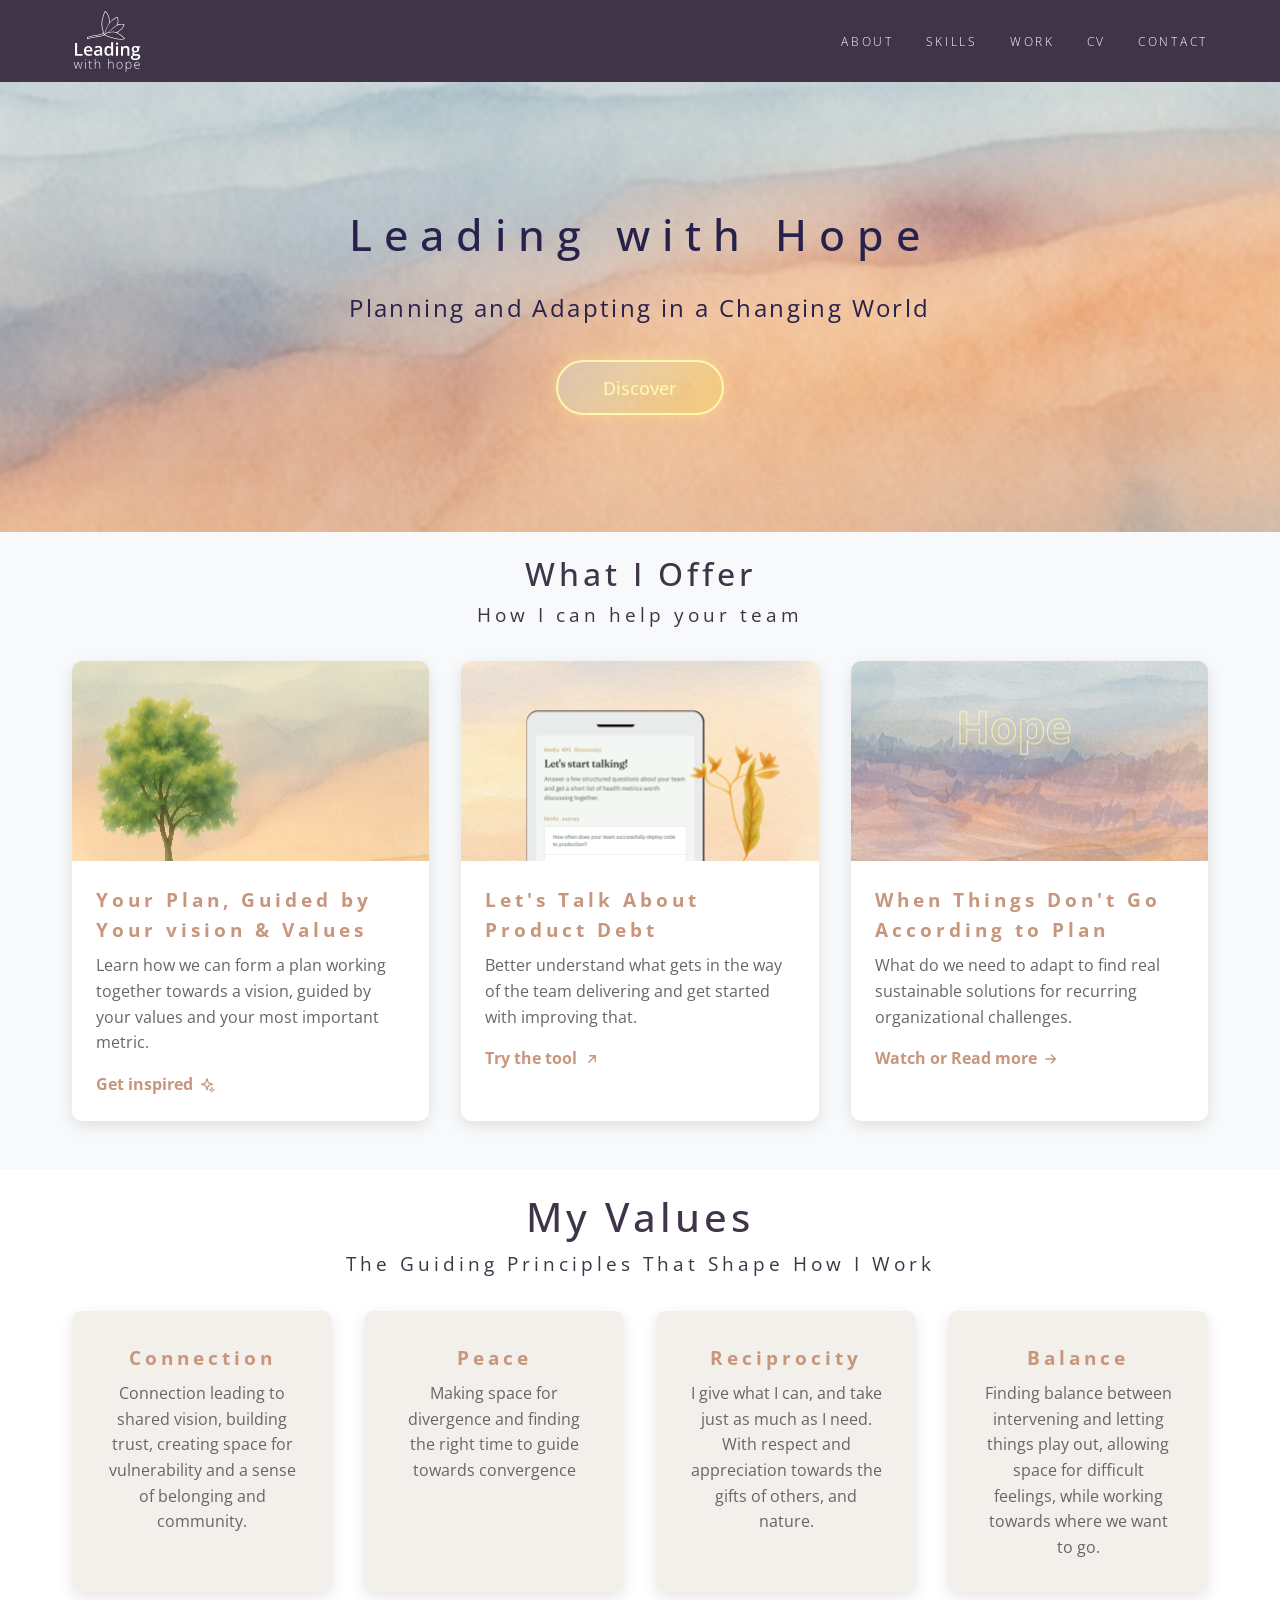
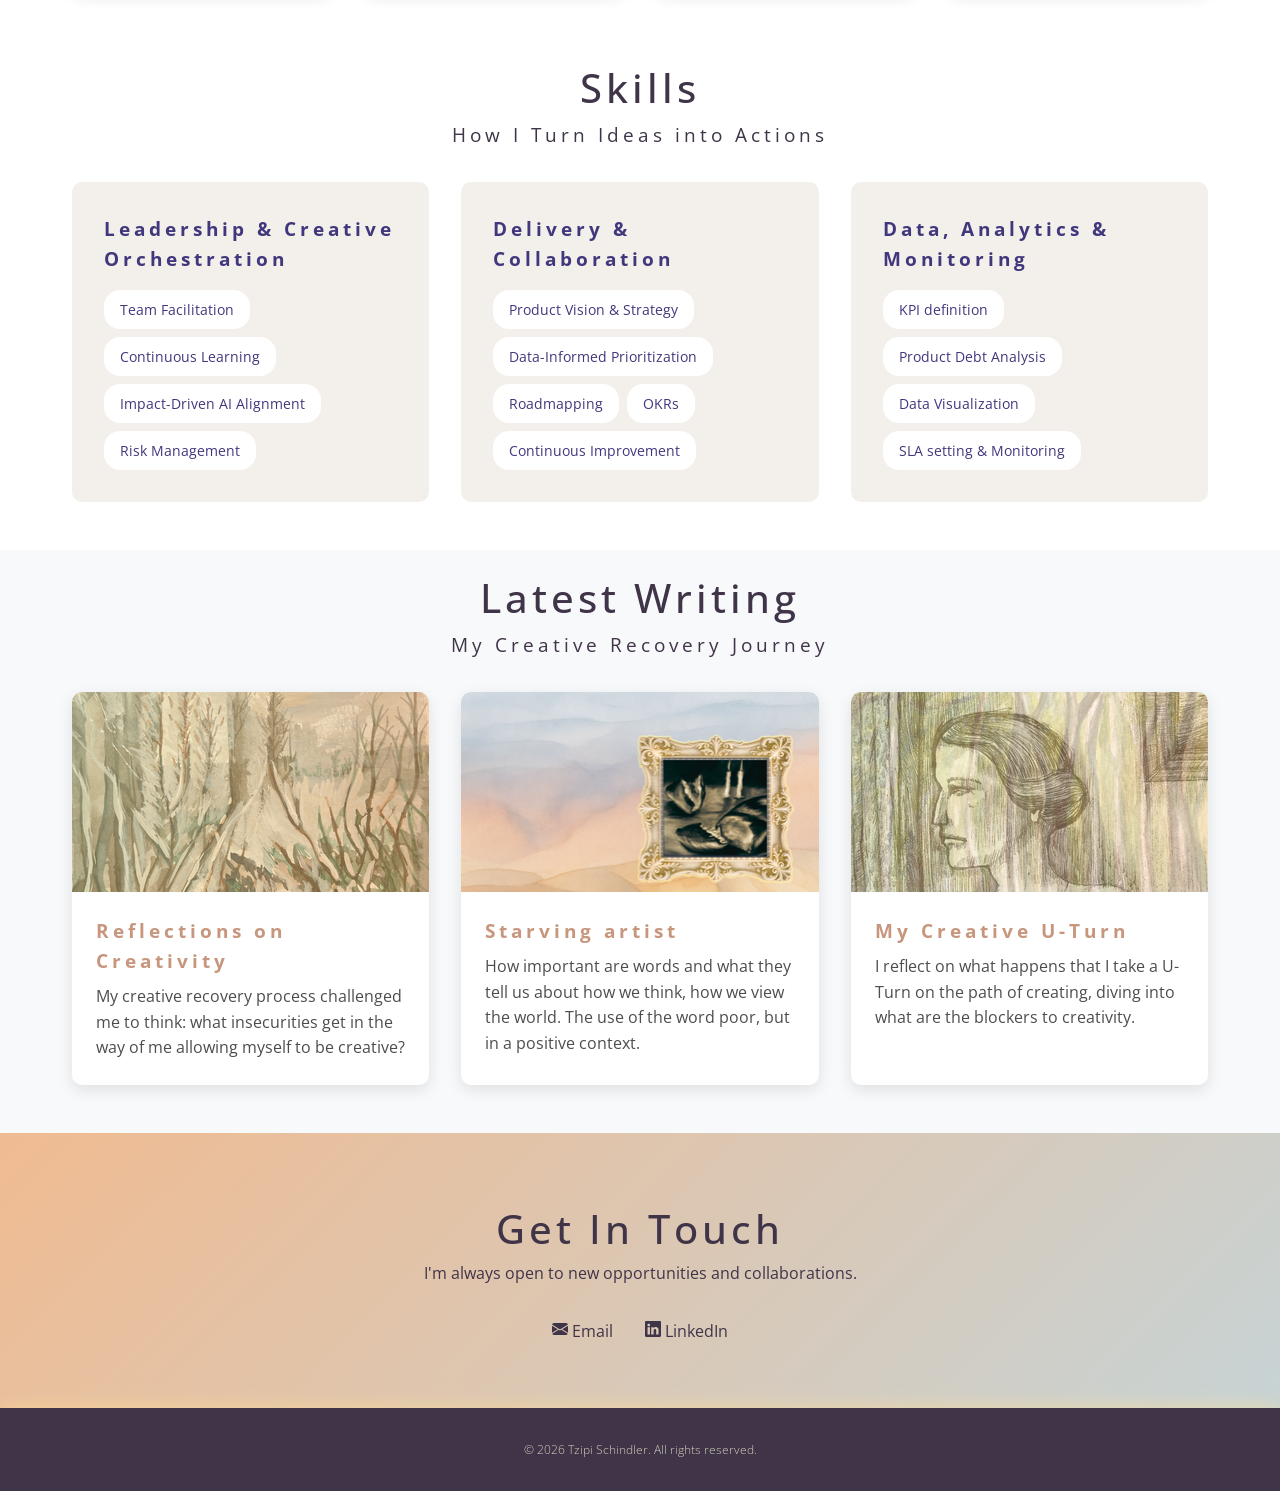
<file: index.html>
<!DOCTYPE html>
<html lang="en">
<head>
    <meta charset="UTF-8">
    <meta name="viewport" content="width=device-width, initial-scale=1.0">
    <title>Tzipi Schindler | Technical Product Manager · Practical dreamer turning ideas into useful tools</title>
<link rel="preconnect" href="https://fonts.googleapis.com">
<link rel="preconnect" href="https://fonts.gstatic.com" crossorigin>
<link href="https://fonts.googleapis.com/css2?family=Google+Sans:ital,opsz,wght@0,17..18,400..700;1,17..18,400..700&family=Open+Sans:ital,wght@0,300..800;1,300..800&display=swap" rel="stylesheet">
<link rel="stylesheet" href="styles.css">
<link rel="icon" href="images/favicon/favicon.svg" type="image/svg+xml">
<link rel="icon" href="images/favicon/favicon.ico" sizes="48x48">
<link rel="icon" href="images/favicon/favicon-32x32.png" type="image/png" sizes="32x32">
<link rel="apple-touch-icon" href="images/favicon/apple-touch-icon.png">
</head>
<body>
    <header>
        <nav>
            <a class="logo" href="https://tzipischindler.github.io/hope-driven-leadership/" aria-label="Tzipi"><img src="images/logo/with-hope.svg" alt="Tzipi logo"></a>
            <button class="nav-toggle" type="button" aria-expanded="false" aria-controls="site-navigation" aria-label="Open navigation menu">
                <span aria-hidden="true"></span>
                <span aria-hidden="true"></span>
                <span aria-hidden="true"></span>
            </button>
            <ul id="site-navigation">
                <li><a href="#projects">ABOUT</a></li>
                <li><a href="#skills">SKILLS</a></li>
                <li><a href="lets-talk-about-product-debt.html">WORK</a></li>
                <li><a href="Tzipi_Schindler_CV.html">CV</a></li>
                <li><a href="#contact">CONTACT</a></li>
            </ul>
        </nav>
    </header>

    <section class="hero" id="home">
        <h1>Leading with Hope</h1>
        <h2>Planning and Adapting in a Changing World</h2>
        <a href="https://tzipischindler.github.io/hope-driven-leadership/hope-driven-leadership.html" class="cta-button">Discover</a>
    </section>

    <section class="projects" id="projects">
        <div class="container">
           <h2>What I Offer</h2>
           <h3>How I can help your team</h3>
            <div class="projects-grid">
                <div class="project-card">
                    <div class="project-image"><img src="images/vision-based-plan.png" alt="Plan guided by vision"></div>
                    <div class="project-content">
                     <a href="prioritization.html"><h3>Your Plan, Guided by Your vision & Values</h3></a>
                        <p>Learn how we can form a plan working together towards a vision, guided by your values and your most important metric.</p>
                        <a href="prioritization.html" class="project-link">Get inspired
                            <svg class="project-link-arrow" aria-hidden="true" viewBox="0 0 20 20" fill="none">
                                <path d="m10 2 1.7 5.3L17 9l-5.3 1.7L10 16l-1.7-5.3L3 9l5.3-1.7L10 2Z" stroke="currentColor" stroke-width="1.5" stroke-linejoin="round"/>
                                <path d="m16 13 .8 2.2L19 16l-2.2.8L16 19l-.8-2.2L13 16l2.2-.8L16 13Z" stroke="currentColor" stroke-width="1.2" stroke-linejoin="round"/>
                            </svg>
                        </a>
                    </div>
                </div>

                <div class="project-card">
                    <div class="project-image"><img src="images/developer-experience-tool.png" alt="Team health metrics"></div>
                    <div class="project-content">
                       <a href="lets-talk-about-product-debt.html"><h3>Let's Talk About Product Debt</h3></a>
                        <p>Better understand what gets in the way of the team delivering and get started with improving that.</p>
                        <a href="https://tzipischindler.github.io/elevate-devex-metric-discovery/kpi-prep.html" class="project-link">Try the tool
                            <svg class="project-link-arrow" aria-hidden="true" viewBox="0 0 20 20" fill="none">
                                <path d="M6 14 14 6m-7 0h7v7" stroke="currentColor" stroke-width="1.8" stroke-linecap="round" stroke-linejoin="round"/>
                            </svg>
                        </a>
                        
                        
                    </div>
                </div>

                <div class="project-card">
                    <div class="project-image"><img src="images/when-things-dont-go-according-to-plan.png" alt="When things don't go according to plan"></div>
                    <div class="project-content">
                        <a href="https://tzipischindler.github.io/hope-driven-leadership/hope-driven-leadership.html"><h3>When Things Don't Go According to Plan</h3></a>
                        <p>What do we need to adapt to find real sustainable solutions for recurring organizational challenges.</p>
                        <a href="https://tzipischindler.github.io/hope-driven-leadership/hope-driven-leadership.html" class="project-link">Watch or Read more
                            <svg class="project-link-arrow" aria-hidden="true" viewBox="0 0 20 20" fill="none">
                                <path d="M3.5 10h12m-5-5 5 5-5 5" stroke="currentColor" stroke-width="1.8" stroke-linecap="round" stroke-linejoin="round"/>
                            </svg>
                        </a>
                    </div>
                </div>
            </div>
        </div>
    </section>

    <section class="values" id="values">
        <div class="container">
            <h2>My Values</h2>
            <h3 style="text-align: center;">The Guiding Principles That Shape How I Work</h3>
            <div class="values-grid">
                <div class="value-card">
                <!--     <div class="value-image">💡</div>-->
                    <div class="value-content">
                        <h3>Connection</h3>
                        <p>Connection leading to shared vision, building trust, creating space for vulnerability and 
                            a sense of belonging and community.</p>
                    </div>
                </div>

                <div class="value-card">
                <!--     <div class="value-image">🤝</div>-->
                    <div class="value-content">
                        <h3>Peace</h3>
                        <p>Making space for divergence and finding the right time to guide towards convergence</p>
                    </div>
                </div>

                <div class="value-card">
                <!--     <div class="value-image">🌱</div>-->
                    <div class="value-content">
                        <h3>Reciprocity</h3>
                        <p>I give what I can, and take just as much as I need. With respect and appreciation towards the gifts of others, and nature.</p>
                    </div>
                </div>
                
                <div class="value-card">
                <!-- <div class="value-image">🌿</div>-->
                    <div class="value-content">
                        <h3>Balance</h3>
                        <p>Finding balance between intervening and letting things play out, allowing space for difficult feelings, 
                            while working towards where we want to go. </p>
                    </div>
                </div>
            </div>
        </div>
    </section>

    <section class="skills" id="skills">
        <div class="container">
            <h2>Skills</h2>
            <h3 style="text-align: center;">How I Turn Ideas into Actions</h3>
            <div class="skills-grid">
               
                <div class="skill-category">
                                    <h3>Leadership & Creative Orchestration</h3>
                                    <div class="skill-list">
                                        <span class="skill-tag">Team Facilitation</span>
                                        <span class="skill-tag">Continuous Learning</span>
                                        <span class="skill-tag">Impact-Driven AI Alignment</span>
                                        <span class="skill-tag">Risk Management</span>
                                    </div>
                                </div>
                <div class="skill-category">
                    <h3>Delivery & Collaboration</h3>
                    <div class="skill-list">
                        <span class="skill-tag">Product Vision & Strategy</span>
                        <span class="skill-tag">Data-Informed Prioritization</span>
                        <span class="skill-tag">Roadmapping</span>
                        <span class="skill-tag">OKRs</span>
                        <span class="skill-tag">Continuous Improvement</span>
                    </div>
                </div>

                 <div class="skill-category">
                    <h3>Data, Analytics & Monitoring</h3>
                    <div class="skill-list">
                        <span class="skill-tag">KPI definition</span>
                        <span class="skill-tag">Product Debt Analysis</span>
                        <span class="skill-tag">Data Visualization</span>
                        <span class="skill-tag">SLA setting & Monitoring</span>
                    </div>
                </div>
            </div>
        </div>
    </section>

     <section class="blog" id="blog">
        <div class="container">

            <h2>Latest Writing</h2>
                <h3 style="text-align: center;">My Creative Recovery Journey</h3>
                <div class="blog-grid">
                    <div class="blog-post">
                    <div class="post-image"><img src="images/reflections-on-creativity.png" alt="Reflections on Creativity"></div>
                        <div class="post-content">
                        <a href="https://substack.com/home/post/p-187220672"><h3>Reflections on Creativity</h3></a>
                        <p>My creative recovery process challenged me to think: what insecurities get in the way of me allowing myself to be creative?</p>
                        </div>

                    </div>
                     <div class="blog-post">
                    <div class="post-image"><img src="images/starving-artist.png" alt="Starving artist"></div>
                        <div class="post-content">
                        <a href="https://tzipischindler.substack.com/p/starving-artist"><h3>Starving artist</h3></a>
                        <p>How important are words and what they tell us about how we think, how we view the world. The use of the word poor, but in a positive context. </p>
                        </div>

                    </div>
                     <div class="blog-post">
                    <div class="post-image"><img src="images/creative-u-turn.png" alt="My Creative U-Turn "></div>
                        <div class="post-content">
                        <a href="https://tzipischindler.substack.com/p/creative-u-turn-and-saying-yes-to"><h3>My Creative U-Turn </h3></a>
                        <p>I reflect on what happens that I take a U-Turn on the path of creating, diving into what are the blockers to creativity.</p>
                        </div>

                    </div>





                </div>




        </div>



     </section>

    <section class="contact" id="contact">
        <div class="container">
            <h2>Get In Touch</h2>
            <p>I'm always open to new opportunities and collaborations.</p>
            <div class="contact-links">
              <p><svg xmlns="http://www.w3.org/2000/svg" width="16" height="16" fill="#3f3448" class="bi bi-envelope-fill" viewBox="0 0 16 16">
  <path d="M.05 3.555A2 2 0 0 1 2 2h12a2 2 0 0 1 1.95 1.555L8 8.414zM0 4.697v7.104l5.803-3.558zM6.761 8.83l-6.57 4.027A2 2 0 0 0 2 14h12a2 2 0 0 0 1.808-1.144l-6.57-4.027L8 9.586zm3.436-.586L16 11.801V4.697z"/>
</svg>  <a href="mailto:tzipischindler@gmail.com" class="contact-link">Email</a></p>
             <p> <svg xmlns="http://www.w3.org/2000/svg" width="16" height="16" fill="#3f3448" class="bi bi-linkedin" viewBox="0 0 16 16">
  <path d="M0 1.146C0 .513.526 0 1.175 0h13.65C15.474 0 16 .513 16 1.146v13.708c0 .633-.526 1.146-1.175 1.146H1.175C.526 16 0 15.487 0 14.854zm4.943 12.248V6.169H2.542v7.225zm-1.2-8.212c.837 0 1.358-.554 1.358-1.248-.015-.709-.52-1.248-1.342-1.248S2.4 3.226 2.4 3.934c0 .694.521 1.248 1.327 1.248zm4.908 8.212V9.359c0-.216.016-.432.08-.586.173-.431.568-.878 1.232-.878.869 0 1.216.662 1.216 1.634v3.865h2.401V9.25c0-2.22-1.184-3.252-2.764-3.252-1.274 0-1.845.7-2.165 1.193v.025h-.016l.016-.025V6.169h-2.4c.03.678 0 7.225 0 7.225z"/>
</svg>  <a href="https://www.linkedin.com/in/tzipi-schindler/" class="contact-link">LinkedIn</a></p></div>
            </div>
        </div>
    </section>

    <footer>
        <p>&copy; 2026 Tzipi Schindler. All rights reserved.</p>
    </footer>
    <script src="navigation.js" defer></script>
</body>
</html>
</file>
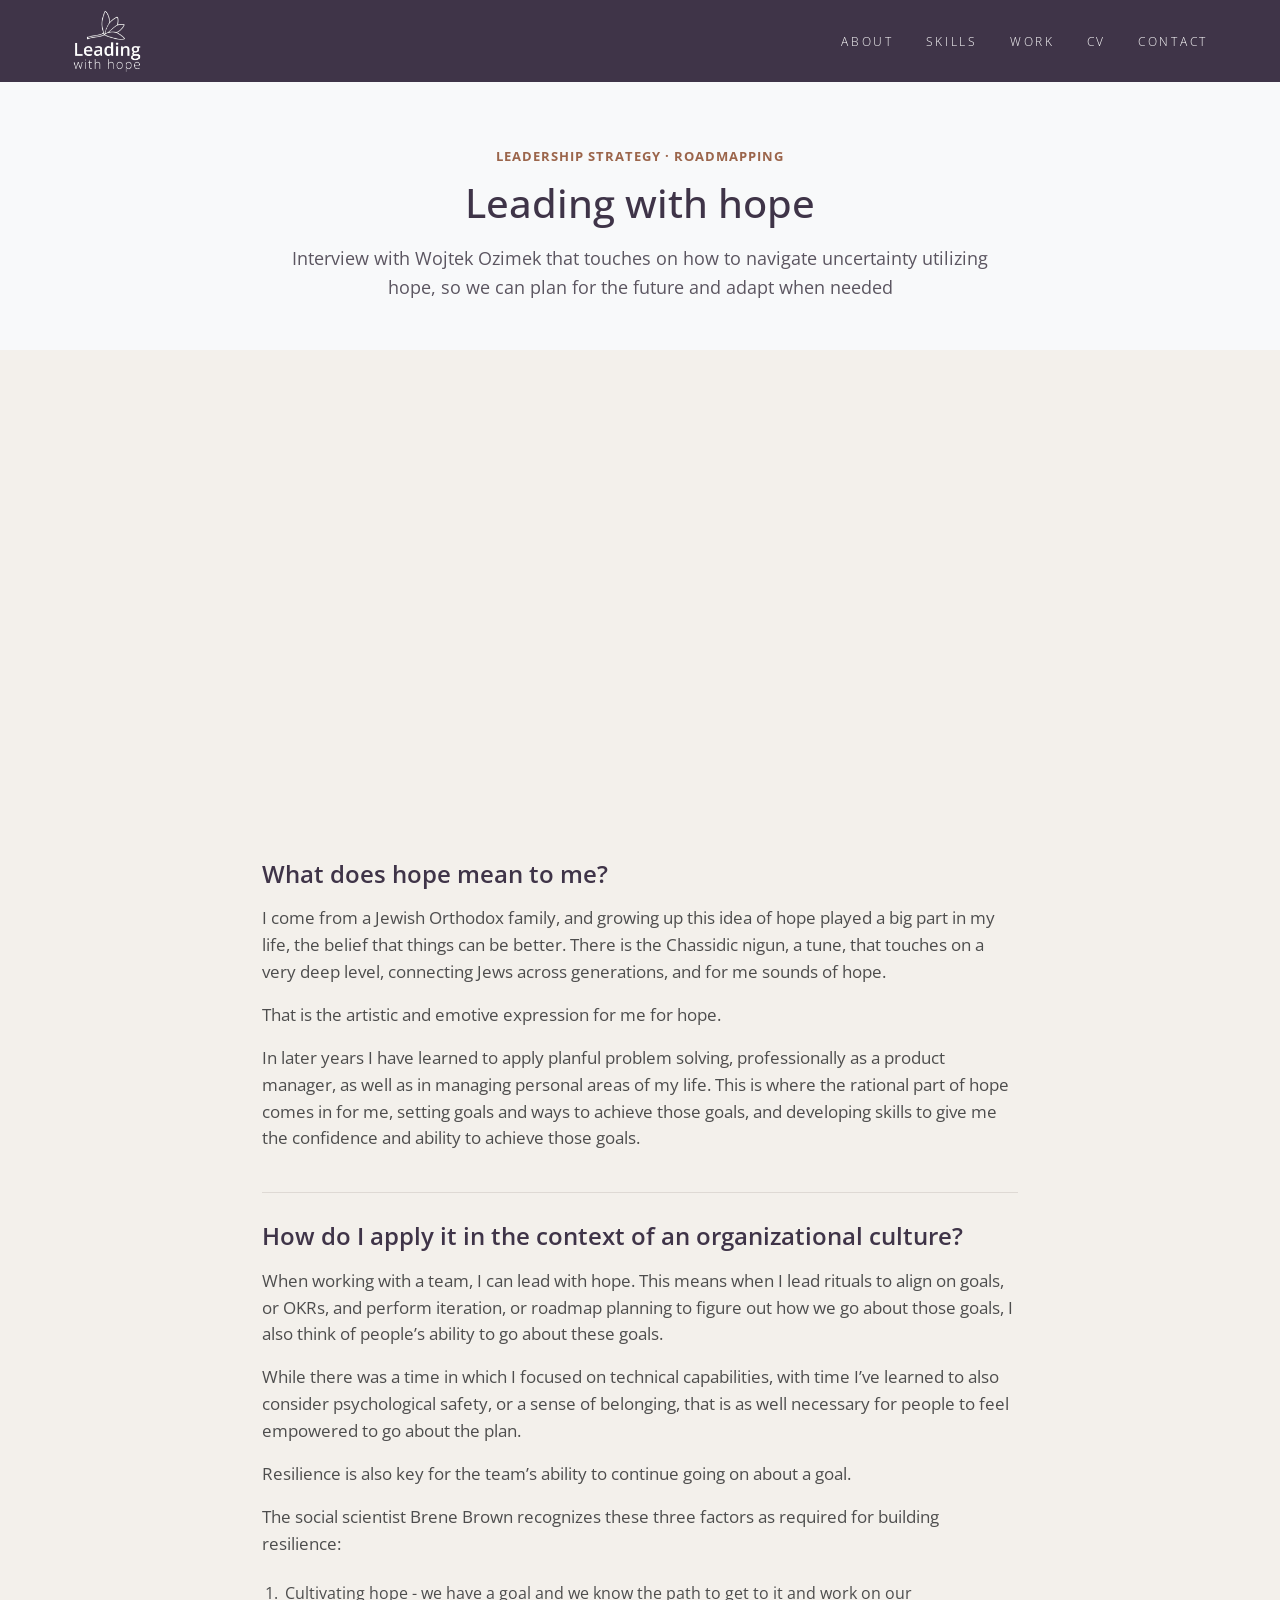
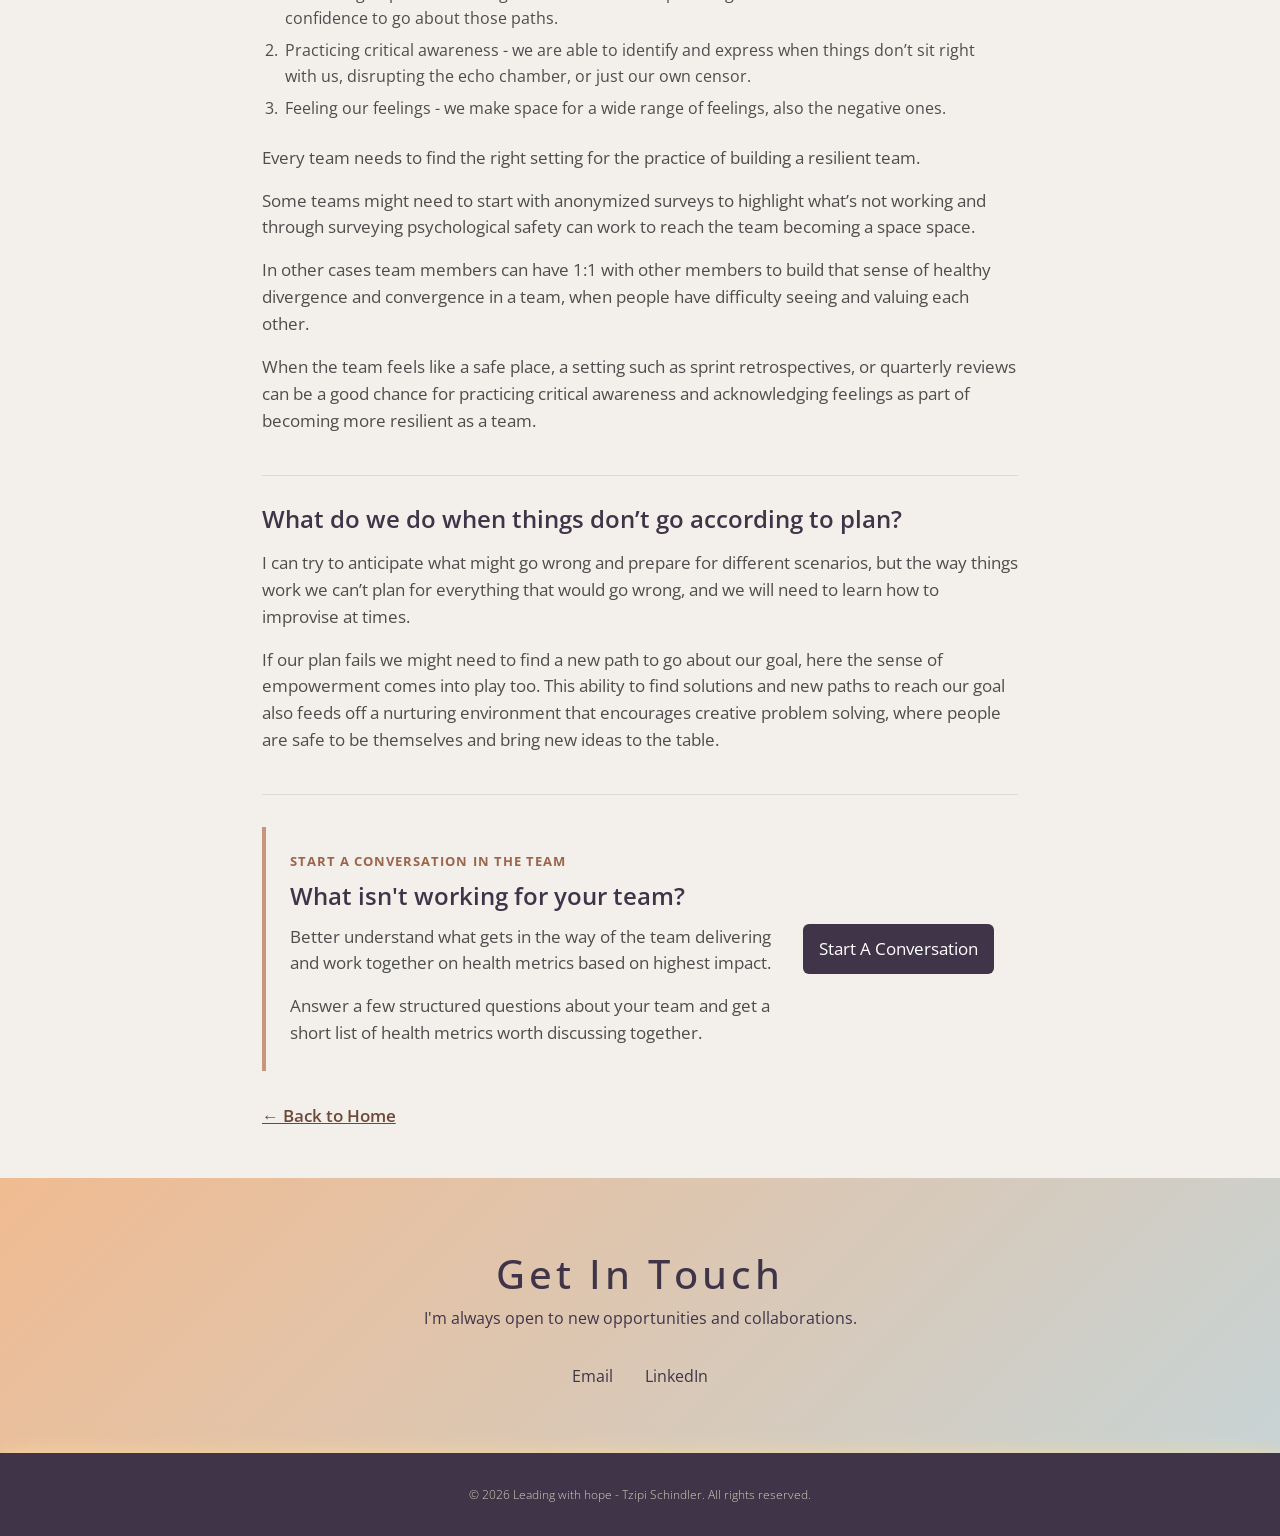
<file: hope-driven-leadership.html>
<!DOCTYPE html>
<html lang="en">
<head>
    <meta charset="UTF-8">
    <meta name="viewport" content="width=device-width, initial-scale=1.0">
    <title>Tzipi Schindler | Leading with hope</title>
    <link href="https://fonts.googleapis.com/css2?family=Google+Sans:ital,opsz,wght@0,17..18,400..700;1,17..18,400..700&family=Open+Sans:ital,wght@0,300..800;1,300..800&display=swap" rel="stylesheet">
    <link rel="stylesheet" href="styles.css">
</head>
<body>
    <header>
        
	
		        <nav>
            <a class="logo" href="https://tzipischindler.github.io/hope-driven-leadership/" aria-label="Tzipi"><img src="images/logo/with-hope.png" alt="Tzipi logo"></a>
            <button class="nav-toggle" type="button" aria-expanded="false" aria-controls="site-navigation" aria-label="Open navigation menu">
                <span aria-hidden="true"></span>
                <span aria-hidden="true"></span>
                <span aria-hidden="true"></span>
            </button>
            <ul id="site-navigation">
                <li><a href="#projects">ABOUT</a></li>
                <li><a href="#skills">SKILLS</a></li>
                <li><a href="lets-talk-about-product-debt.html">WORK</a></li>
                <li><a href="Tzipi_Schindler_CV.html">CV</a></li>
                <li><a href="#contact">CONTACT</a></li>
            </ul>
        </nav>
    </header>

       <section class="article-hero">
            <p class="article-kicker">Leadership Strategy · Roadmapping</p>
            <h1>Leading with hope</h1>
            <p class="article-deck">Interview with Wojtek Ozimek that touches on how to navigate uncertainty utilizing hope, so we can plan for the future and adapt when needed</p>
        </section>
	
	<article class="article-content">
        <div class="article-section">
            <iframe width="560" height="315" src="https://www.youtube.com/embed/V_1K8nwsGOY?si=Zwy2XXd21auBo9LZ" title="YouTube video player" frameborder="0" allow="accelerometer; autoplay; clipboard-write; encrypted-media; gyroscope; picture-in-picture; web-share" referrerpolicy="strict-origin-when-cross-origin" allowfullscreen></iframe>
            <h2>What does hope mean to me?</h2>
            <p>I come from a Jewish Orthodox family, and growing up this idea of hope played a big part in my life, the belief that things can be better. 
			There is the Chassidic nigun, a tune, that touches on a very deep level, connecting Jews across generations, and for me sounds of hope. </p>
			<p>That is the artistic and emotive expression for me for hope.</p>
			<p>In later years I have learned to apply planful problem solving, professionally as a product manager, as well as in managing personal areas of my life. 
			This is where the rational part of hope comes in for me, setting goals and ways to achieve those goals, and developing skills to give me the confidence and 
			ability to achieve those goals.</p>        
        </div>
		<div class="article-section">
            <h2>How do I apply it in the context of an organizational culture? </h2>
            <p>When working with a team, I can lead with hope. This means when I lead rituals to align on goals, or OKRs, and perform iteration, or roadmap planning to 
			figure out how we go about those goals, I also think of people’s ability to go about these goals.</p>
			<p>While there was a time in which I focused on technical capabilities, with time I’ve learned to also consider psychological safety, or a sense of belonging, 
			that is as well necessary for people to feel empowered to go about the plan.</p>
			<p>Resilience is also key for the team’s ability to continue going on about a goal. </p>
			<p>The social scientist Brene Brown recognizes these three factors as required for building resilience:</p>
			<ol>
				<li>Cultivating hope - we have a goal and we know the path to get to it and work on our confidence to go about those paths.</li>
				<li>Practicing critical awareness - we are able to identify and express when things don’t sit right with us, disrupting the echo chamber, or just our own censor. </li> 
				<li>Feeling our feelings - we make space for a wide range of feelings, also the negative ones.</li>
			</ol>
			<p>Every team needs to find the right setting for the practice of building a resilient team.<p> Some teams might need to start with anonymized surveys to highlight what’s not 
			working and through surveying psychological safety can work to reach the team becoming a space space.</p> <p>In other cases team members can have 1:1 with other members to build 
			that sense of healthy divergence and convergence in a team, when people have difficulty seeing and valuing each other. </p>
			<p>When the team feels like a safe place, a setting such as sprint retrospectives, or quarterly reviews can be a good chance for practicing critical awareness and acknowledging feelings as part 
			of becoming more resilient as a team.</p>

        </div>
		<div class="article-section">
            <h2>What do we do when things don’t go according to plan? </h2>
            <p>I can try to anticipate what might go wrong and prepare for different scenarios, but the way things work we can’t plan for everything that would go wrong, 
			and we will need to learn how to improvise at times.</p>   
			<p>If our plan fails we might need to find a new path to go about our goal, here the sense of empowerment comes into play too. This ability to find solutions 
			and new paths to reach our goal also feeds off a nurturing environment that encourages creative problem solving, where people are safe to be themselves and bring new ideas to the table. </p>
        </div>
		  <aside class="tool-callout" aria-labelledby="tool-title">
                <div>
                    <p class="article-kicker">Start a conversation in the team</p>
                    <h2 id="tool-title">What isn't working for your team?</h2>
                    <p>Better understand what gets in the way of the team delivering and work together on health metrics based on highest impact.</p>
                    <p>Answer a few structured questions about your team and get a short list of health metrics worth discussing together. </p>
            
                </div>
                <div class="tool-actions">
                    <a class="tool-link" href="https://tzipischindler.github.io/elevate-devex-metric-discovery/kpi-prep.html">Start A Conversation</a>
            <!--    <a class="tool-text-link" href="value-idea-scorer.html">Try for yourself!</a>--> 
                </div>
            </aside>

             <p class="article-back"><a href="./#projects">← Back to Home</a></p>
		
    </article>

              
	
	 <section class="contact" id="contact">
        <div class="container">
            <h2>Get In Touch</h2>
            <p>I'm always open to new opportunities and collaborations.</p>
			<!--             <div class="contact-form">
                Embed your Google Form: replace YOUR_FORM_ID with the form's ID
                <iframe src="https://docs.google.com/forms/d/e/1FAIpQLSfYkFOvtgR7XK74QNsjjxUr7LAhGOyucCOeS-fPdmLXRdSeiw/viewform?embedded=true" width="100%" height="800" frameborder="0" marginheight="0" marginwidth="0">Loading…</iframe>
                <p>If the form doesn't load, <a href="https://docs.google.com/forms/d/e/YOUR_FORM_ID/viewform" target="_blank" rel="noopener">open the form in a new tab</a>.</p>-->
                <div class="contact-links">
                    <a href="mailto:tzipischindler@gmail.com" class="contact-link">Email</a>
                    <a href="https://www.linkedin.com/in/tzipi-schindler/" class="contact-link">LinkedIn</a>
              
                </div>
            </div>
        </div>
    </section>
	
	    <footer>
        <p>&copy; 2026 Leading with hope - Tzipi Schindler. All rights reserved.</p>
    </footer>
    <script src="navigation.js" defer></script>
</body>
</html>
</file>
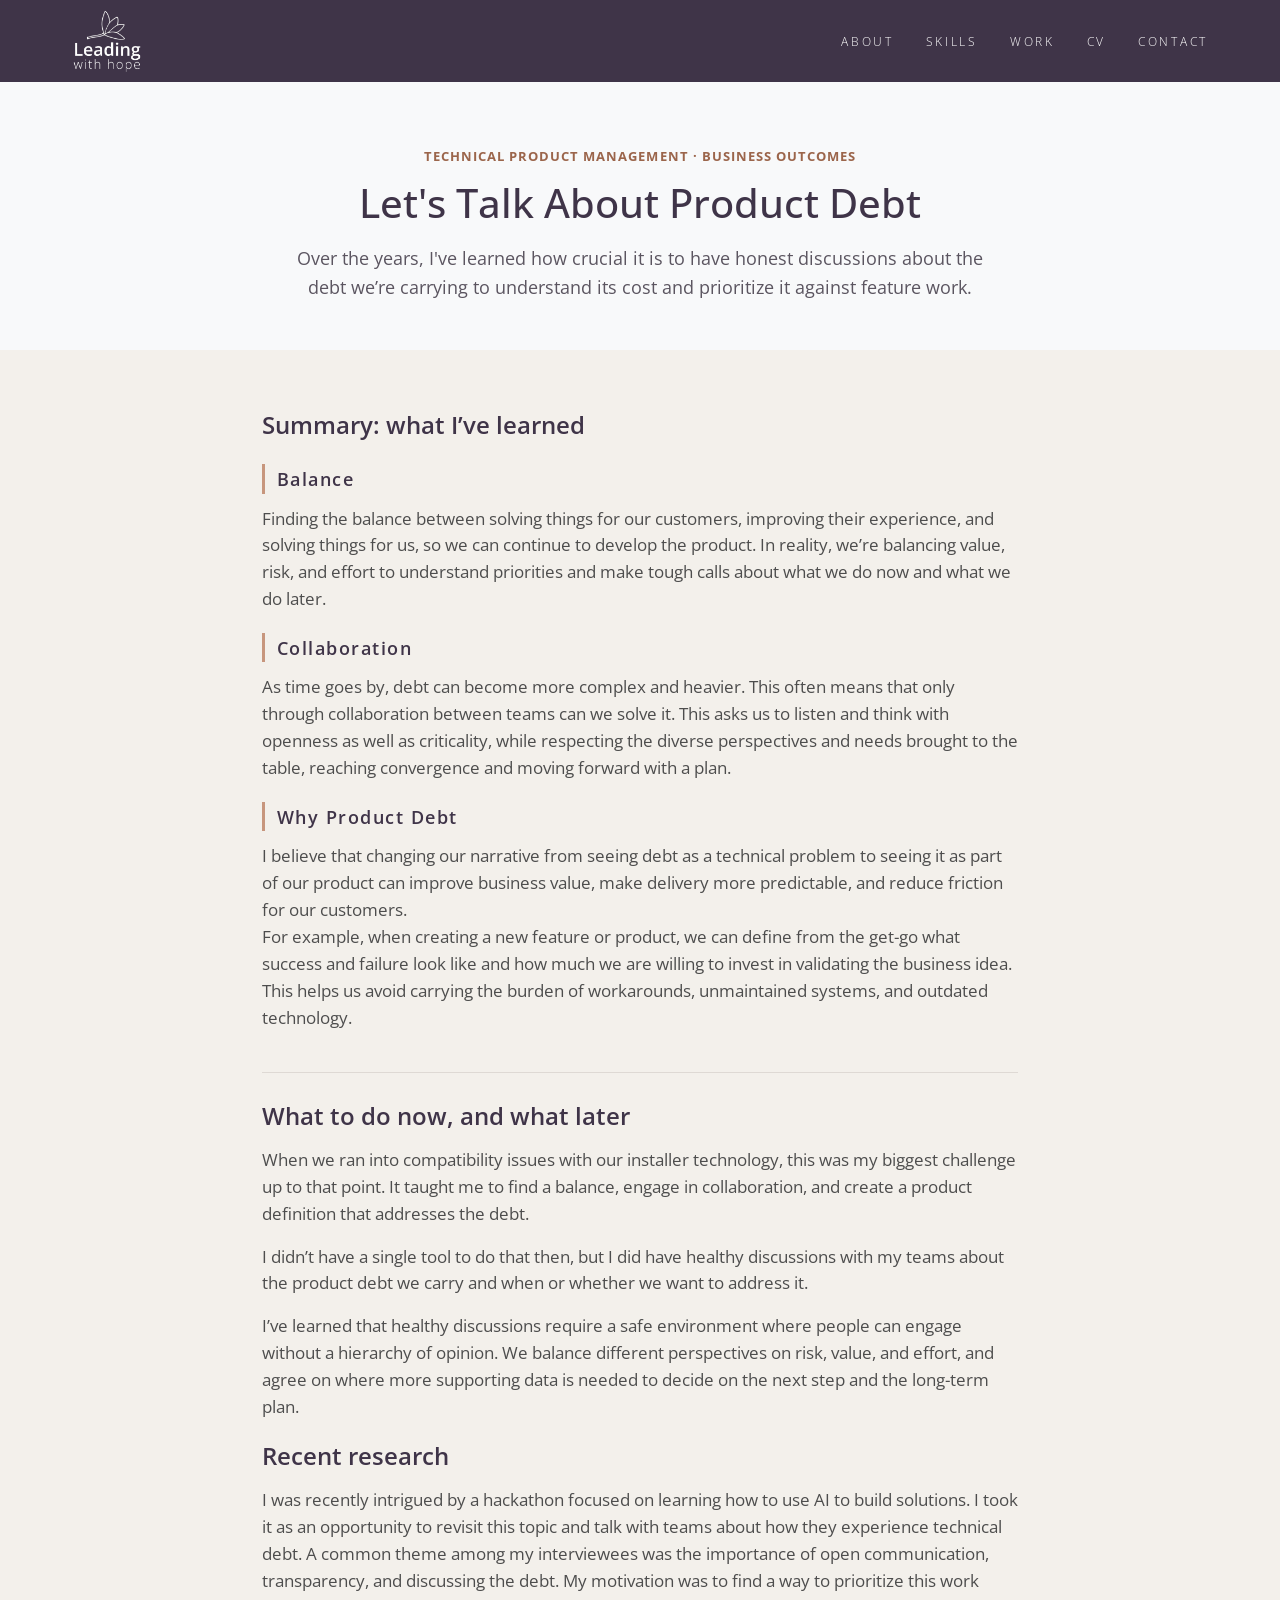
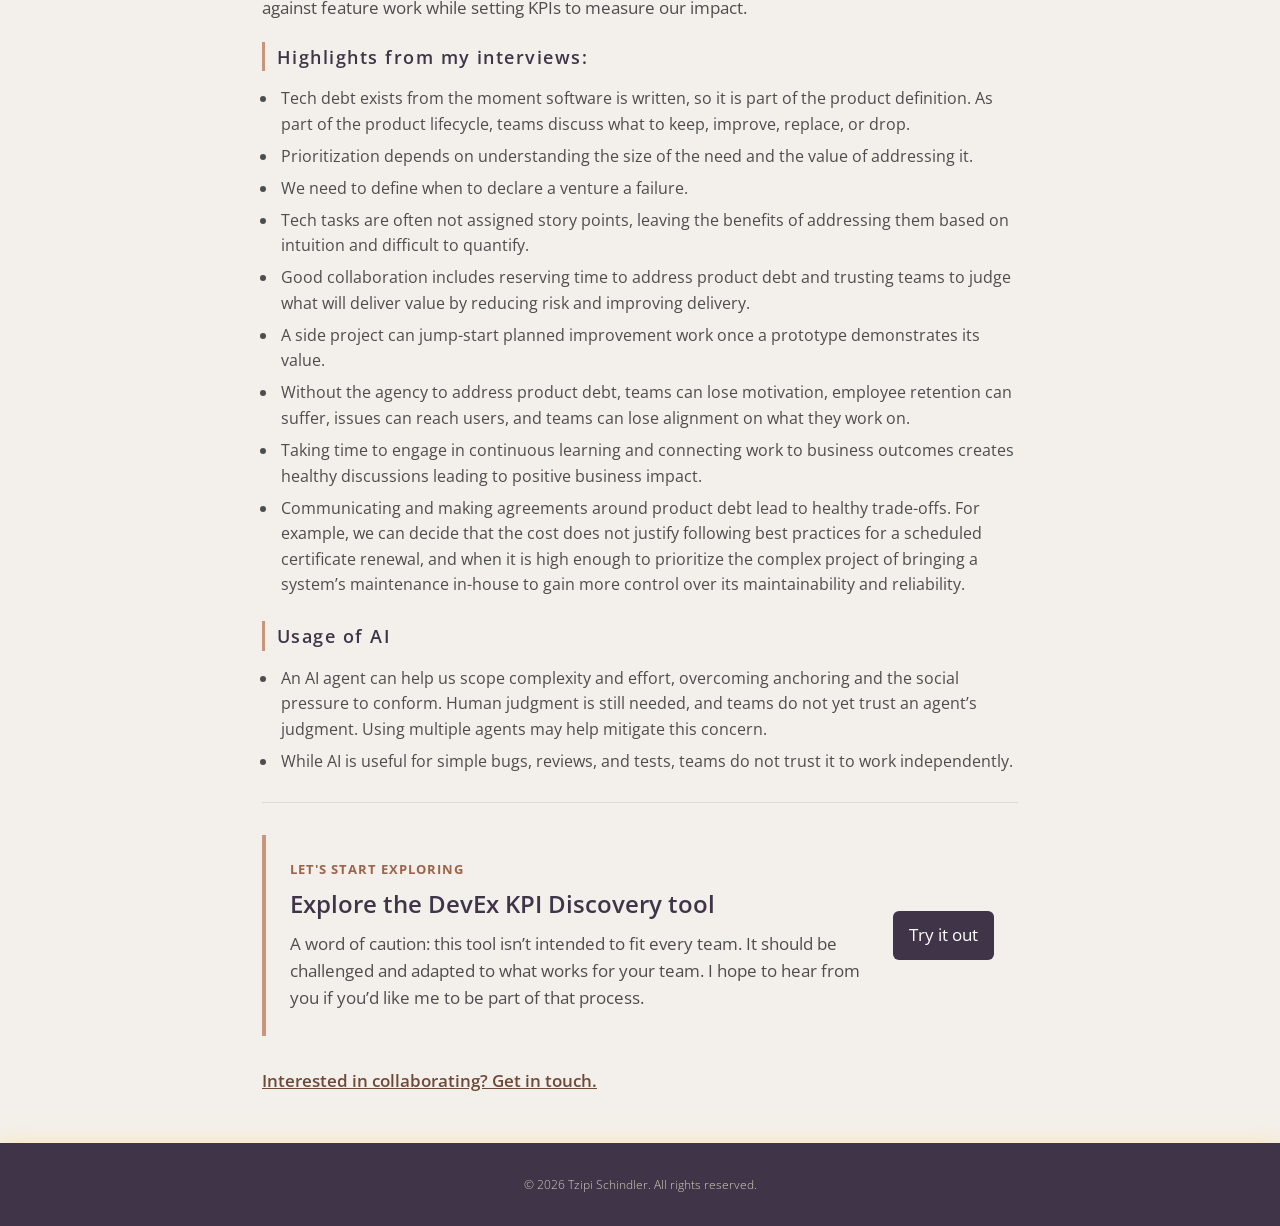
<file: lets-talk-about-product-debt.html>
<!DOCTYPE html>
<html lang="en">
<head>
    <meta charset="UTF-8">
    <meta name="viewport" content="width=device-width, initial-scale=1.0">
    <meta name="description" content="How Tzipi Schindler brings business outcomes and engineering realities together to make product priorities clear and actionable.">
    <title>Technical Product Management | Tzipi Schindler</title>
    <link rel="preconnect" href="https://fonts.googleapis.com">
    <link rel="preconnect" href="https://fonts.gstatic.com" crossorigin>
    <link href="https://fonts.googleapis.com/css2?family=Google+Sans:ital,opsz,wght@0,17..18,400..700;1,17..18,400..700&family=Open+Sans:ital,wght@0,300..800;1,300..800&display=swap" rel="stylesheet">
    <link rel="stylesheet" href="styles.css">
    <link rel="icon" href="images/favicon/favicon.svg" type="image/svg+xml">
</head>
<body>
    <header>
        <nav>
            <a class="logo" href="./" aria-label="Tzipi"><img src="images/logo/with-hope.png" alt="Tzipi logo"></a>
            <button class="nav-toggle" type="button" aria-expanded="false" aria-controls="site-navigation" aria-label="Open navigation menu">
                <span aria-hidden="true"></span>
                <span aria-hidden="true"></span>
                <span aria-hidden="true"></span>
            </button>
            <ul id="site-navigation">
                <li><a href="./#projects">ABOUT</a></li>
                <li><a href="./#skills">SKILLS</a></li>
                <li><a href="lets-talk-about-product-debt.html" aria-current="page">WORK</a></li>
                <li><a href="Tzipi_Schindler_CV.html">CV</a></li>
                <li><a href="./#contact">CONTACT</a></li>
            </ul>
        </nav>
    </header>

    <main>
        <section class="article-hero">
            <p class="article-kicker">Technical product management · Business outcomes</p>
            <h1>Let's Talk About Product Debt</h1>
            <p class="article-deck">Over the years, I've learned how crucial it is to have honest discussions about the debt we’re carrying to understand its cost and prioritize it against feature work.</p>
        </section>

        <article class="article-content">
            <section class="article-section">
                <h2>Summary: what I’ve learned</h2>
                <h3>Balance</h3>
                <p>Finding the balance between solving things for our customers, improving their experience, and solving things for us, so we can continue to develop the product. In reality, we’re balancing value, risk, and effort to understand priorities and make tough calls about what we do now and what we do later.</p>
                <h3>Collaboration</h3>
                <p>As time goes by, debt can become more complex and heavier. This often means that only through collaboration between teams can we solve it. This asks us to listen and think with openness as well as criticality, while respecting the diverse perspectives and needs brought to the table, reaching convergence and moving forward with a plan.</p>
                <h3>Why Product Debt</h3>
                <p>I believe that changing our narrative from seeing debt as a technical problem to seeing it as part of our product can improve business value, make delivery more predictable, and reduce friction for our customers.<br>For example, when creating a new feature or product, we can define from the get-go what success and failure look like and how much we are willing to invest in validating the business idea. This helps us avoid carrying the burden of workarounds, unmaintained systems, and outdated technology.</p>
            </section>

            <section class="article-section">
                <h2>What to do now, and what later</h2>
                <p>When we ran into compatibility issues with our installer technology, this was my biggest challenge up to that point. It taught me to find a balance, engage in collaboration, and create a product definition that addresses the debt.</p>
                <p>I didn’t have a single tool to do that then, but I did have healthy discussions with my teams about the product debt we carry and when or whether we want to address it.</p>
                <p>I’ve learned that healthy discussions require a safe environment where people can engage without a hierarchy of opinion. We balance different perspectives on risk, value, and effort, and agree on where more supporting data is needed to decide on the next step and the long-term plan.</p>
                <h2>Recent research</h2>
                <p>I was recently intrigued by a hackathon focused on learning how to use AI to build solutions. I took it as an opportunity to revisit this topic and talk with teams about how they experience technical debt. A common theme among my interviewees was the importance of open communication, transparency, and discussing the debt. My motivation was to find a way to prioritize this work against feature work while setting KPIs to measure our impact.</p>
                <h3>Highlights from my interviews:</h3>
                <ul>
                    <li>Tech debt exists from the moment software is written, so it is part of the product definition. As part of the product lifecycle, teams discuss what to keep, improve, replace, or drop.</li>
                    <li>Prioritization depends on understanding the size of the need and the value of addressing it.</li>
                    <li>We need to define when to declare a venture a failure.</li>
                    <li>Tech tasks are often not assigned story points, leaving the benefits of addressing them based on intuition and difficult to quantify.</li>
                    <li>Good collaboration includes reserving time to address product debt and trusting teams to judge what will deliver value by reducing risk and improving delivery.</li>
                    <li>A side project can jump-start planned improvement work once a prototype demonstrates its value.</li>
                    <li>Without the agency to address product debt, teams can lose motivation, employee retention can suffer, issues can reach users, and teams can lose alignment on what they work on.</li>
                    <li>Taking time to engage in continuous learning and connecting work to business outcomes creates healthy discussions leading to positive business impact.</li>
                    <li>Communicating and making agreements around product debt lead to healthy trade-offs. For example, we can decide that the cost does not justify following best practices for a scheduled certificate renewal, and when it is high enough to prioritize the complex project of bringing a system’s maintenance in-house to gain more control over its maintainability and reliability.</li>
                </ul>
                <h3>Usage of AI</h3>
                <ul>
                    <li>An AI agent can help us scope complexity and effort, overcoming anchoring and the social pressure to conform. Human judgment is still needed, and teams do not yet trust an agent’s judgment. Using multiple agents may help mitigate this concern.</li>
                    <li>While AI is useful for simple bugs, reviews, and tests, teams do not trust it to work independently.</li>
                </ul>
            </section>          

            <aside class="tool-callout">
                <div>
                    <p class="article-kicker">Let's start exploring</p>
                    <h2>Explore the DevEx KPI Discovery tool</h2>
                    <p>A word of caution: this tool isn’t intended to fit every team. It should be challenged and adapted to what works for your team. I hope to hear from you if you’d like me to be part of that process.</p>
                </div>
                <div class="tool-actions">
                    <a class="tool-link" href="https://tzipischindler.github.io/elevate-devex-metric-discovery/kpi-prep.html">Try it out</a>
                </div>
            </aside>

            <p class="article-back"><a href="./#contact">Interested in collaborating? Get in touch.</a></p>
        </article>
    </main>

    <footer>
        <p>&copy; 2026 Tzipi Schindler. All rights reserved.</p>
    </footer>
    <script src="navigation.js" defer></script>
</body>
</html>
</file>
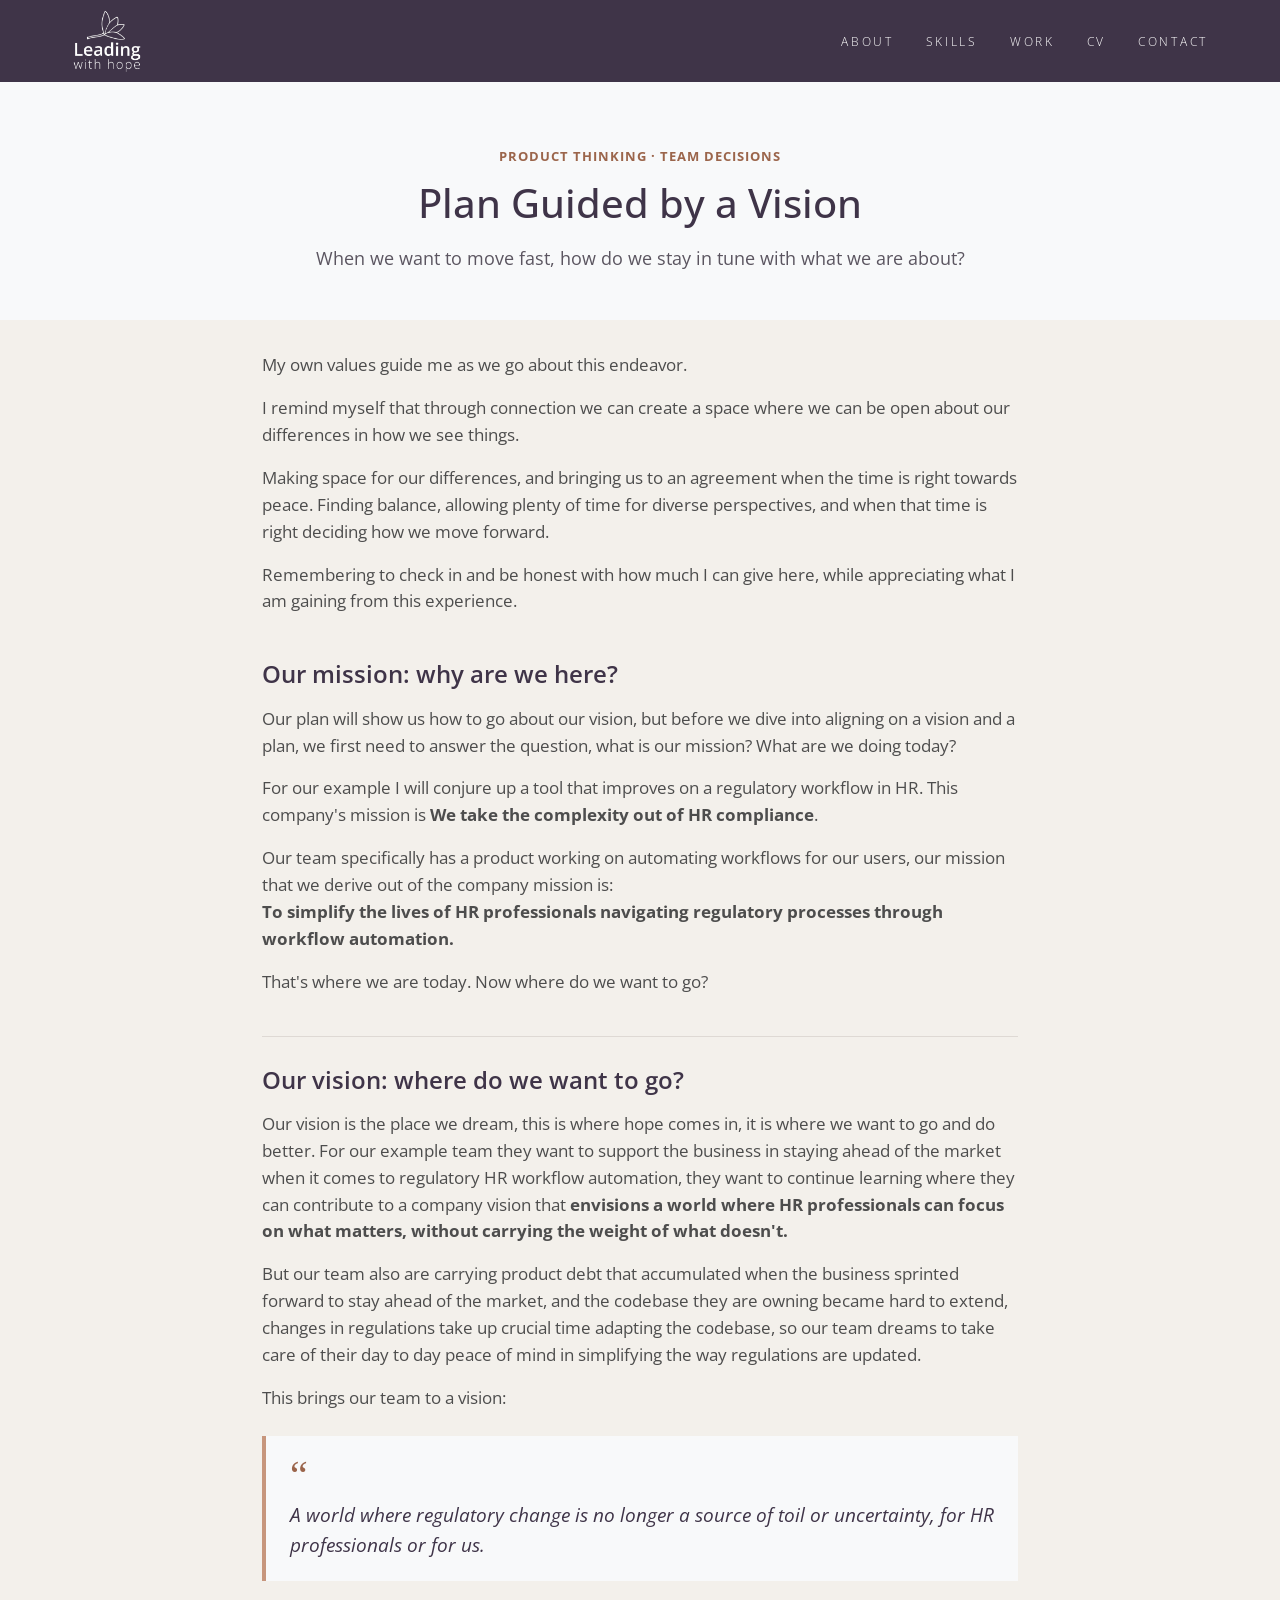
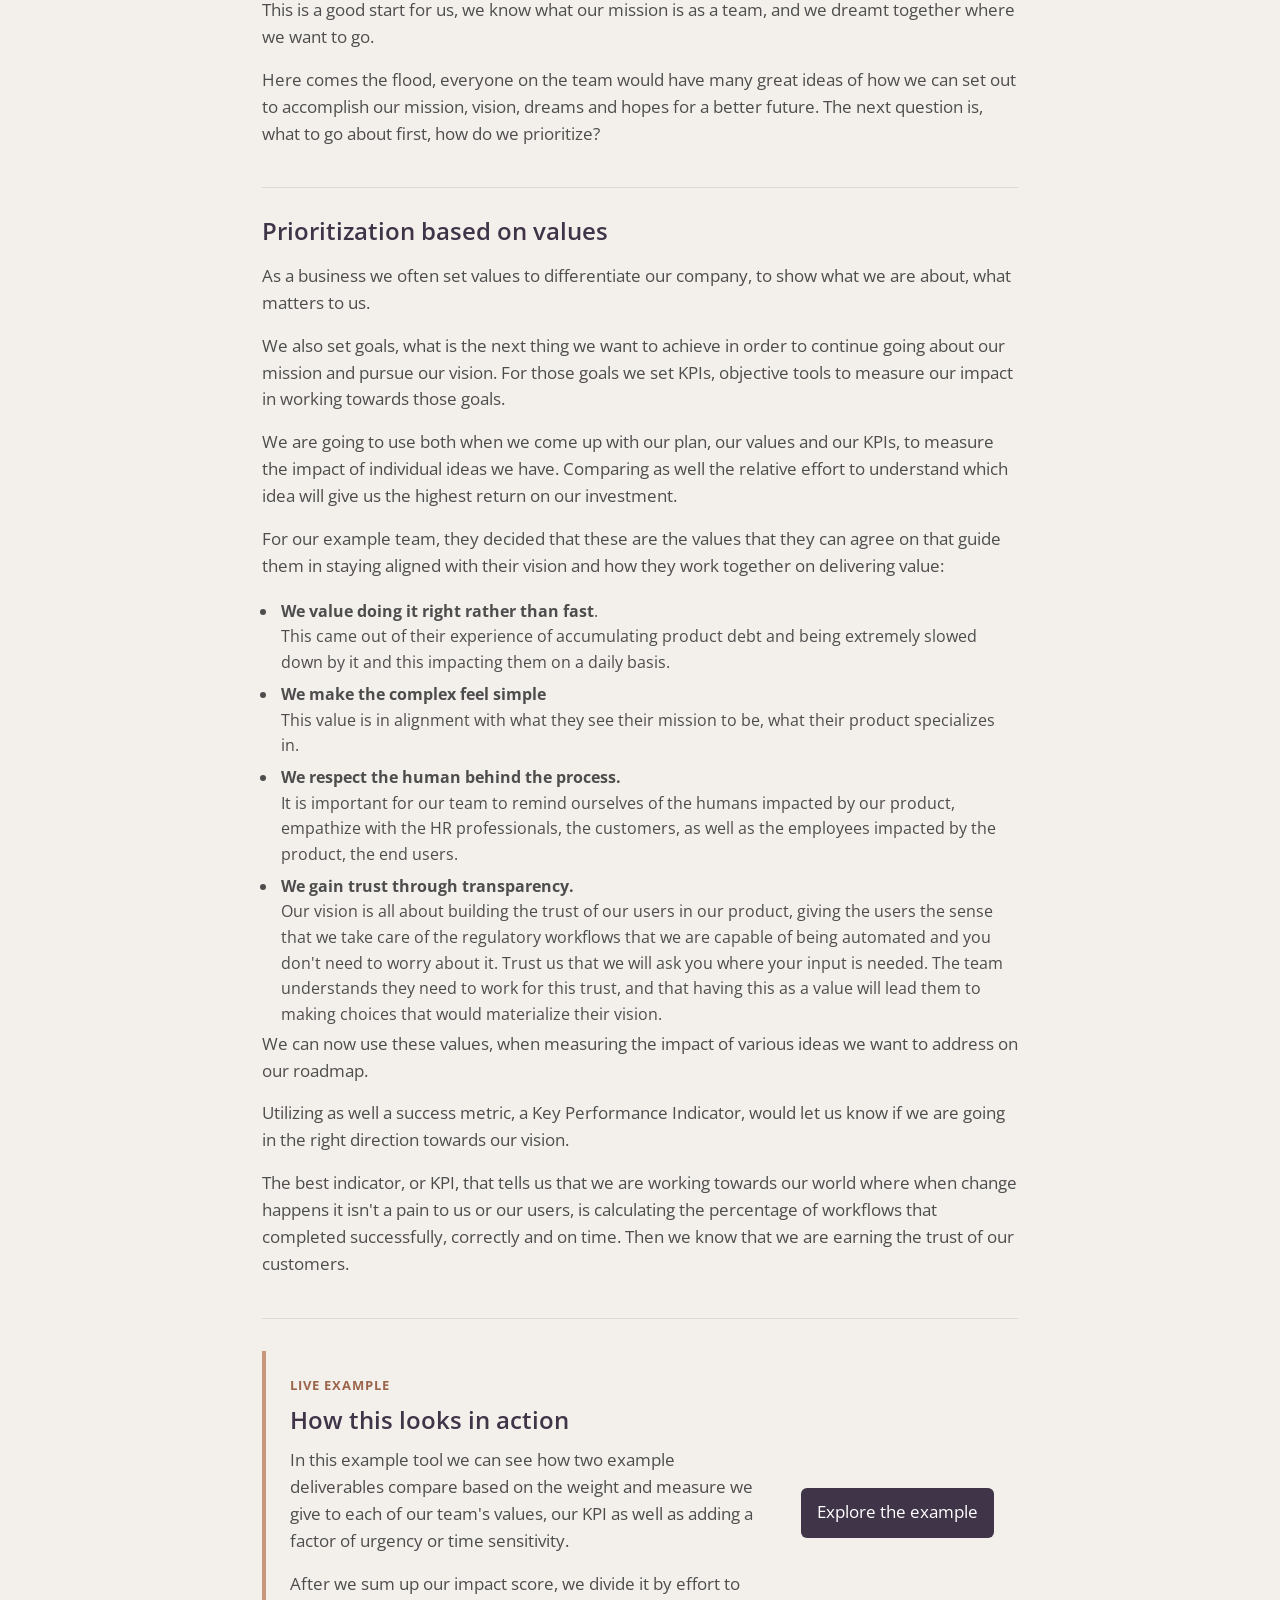
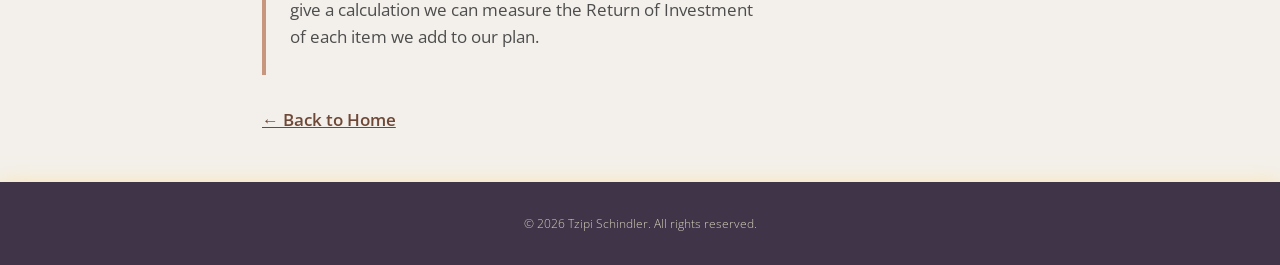
<file: prioritization.html>
<!DOCTYPE html>
<html lang="en">
<head>
    <meta charset="UTF-8">
    <meta name="viewport" content="width=device-width, initial-scale=1.0">
    <meta name="description" content="A practical way to make product prioritization more transparent, values-led, and useful for team discussion.">
    <title>Prioritization Is a Choice About Attention | Tzipi Schindler</title>
    <link rel="preconnect" href="https://fonts.googleapis.com">
    <link rel="preconnect" href="https://fonts.gstatic.com" crossorigin>
    <link href="https://fonts.googleapis.com/css2?family=Google+Sans:ital,opsz,wght@0,17..18,400..700;1,17..18,400..700&family=Open+Sans:ital,wght@0,300..800;1,300..800&display=swap" rel="stylesheet">
    <link rel="stylesheet" href="styles.css">
</head>
<body>
    <header>
        <nav>
            <a class="logo" href="./" aria-label="Tzipi"><img src="images/logo/with-hope.png" alt="Tzipi logo"></a>
            <button class="nav-toggle" type="button" aria-expanded="false" aria-controls="site-navigation" aria-label="Open navigation menu">
                <span aria-hidden="true"></span>
                <span aria-hidden="true"></span>
                <span aria-hidden="true"></span>
            </button>
            <ul id="site-navigation">
                <li><a href="./#projects">ABOUT</a></li>
                <li><a href="./#skills">SKILLS</a></li>
                <li><a href="lets-talk-about-product-debt.html">WORK</a></li>
                <li><a href="Tzipi_Schindler_CV.html">CV</a></li>
                <li><a href="./#contact">CONTACT</a></li>
            </ul>
        </nav>
    </header>

    <main>
        <section class="article-hero">
            <p class="article-kicker">Product thinking · Team decisions</p>
            <h1>Plan Guided by a Vision</h1>
            <p class="article-deck">When we want to move fast, how do we stay in tune with what we are about? </p>
        </section>

        <article class="article-content">
            <p>My own values guide me as we go about this endeavor.</p> 
            <p>I remind myself that through connection we can create a space where we can be open about our differences in how we see things. </p>
                <p>Making space for our differences, and bringing us to an agreement when the time is right towards peace. Finding balance, 
                    allowing plenty of time for diverse perspectives, and when that time is right deciding how we move forward. </p>
                Remembering to check in and be honest with how much I can give here, while appreciating what I am gaining from this experience. </p>

            <section class="article-section">
                <h2>Our mission: why are we here?</h2>
                <p>Our plan will show us how to go about our vision, but before we dive into aligning on a vision and a plan, we first need to answer the question, what is our mission? What are we doing today? </p>
                <p>For our example I will conjure up a tool that improves on a regulatory workflow in HR. 
                This company's mission is <b>We take the complexity out of HR compliance</b>.
                </p>
                <p>Our team specifically has a product working on automating workflows for our users, our mission that we derive out of the company mission is: </br>
                <b>To simplify the lives of HR professionals navigating regulatory processes through workflow automation.</b>
                </p>
                <p>That's where we are today. Now where do we want to go? </p>
            </section>

            <section class="article-section">
                <h2>Our vision: where do we want to go?</h2>
                <p>Our vision is the place we dream, this is where hope comes in, it is where we want to go and do better.  For our example team they want to support the business in staying ahead of the market when it comes to regulatory HR workflow automation,  
                    they want to continue learning where they can contribute to a company vision that <b>envisions a world where HR professionals can focus on what matters, without carrying the weight of what doesn't.</b></p>
                <p>But our team also are carrying product debt that accumulated when the business sprinted forward to stay ahead of the market, and the codebase they are owning became hard to extend, changes in regulations take up crucial time adapting the codebase, so our team dreams to take care of their day to day peace of mind in simplifying the way regulations are updated.</p>
                <p>This brings our team to a vision:</p>
                <blockquote class="vision-quote">
                    <p>A world where regulatory change is no longer a source of toil or uncertainty, for HR professionals or for us.</p>
                </blockquote>
                <p>This is a good start for us, we know what our mission is as a team, and we dreamt together where we want to go. </p>
                <p>Here comes the flood, everyone on the team would have many great ideas of how we can set out to accomplish our mission, vision, dreams and hopes for a better future. 
                    The next question is, what to go about first, how do we prioritize?  </p>
            </section>

          

            <section class="article-section">
                <h2>Prioritization based on values </h2>
                <p>As a business we often set values to differentiate our company, to show what we are about, what matters to us. </p>
                <p>We also set goals, what is the next thing we want to achieve in order to continue going about our mission and pursue our vision. For those goals we set KPIs, objective tools to measure our impact in working towards those goals.</p>
                <p>We are going to use both when we come up with our plan, our values and our KPIs, to measure the impact of individual ideas we have. Comparing as well the relative effort to understand which idea will give us the highest return on our investment. </p>
                <p>For our example team, they decided that these are the values that they can agree on that guide them in staying aligned with their vision and how they work together on delivering value: </p>
                <ul>
                    <li><b>We value doing it right rather than fast</b>.</br> This came out of their experience of accumulating product debt and being extremely slowed down by it and this impacting them on a daily basis.</li>
                    <li><b>We make the complex feel simple</b></br> This value is in alignment with what they see their mission to be, what their product specializes in.</li>
                    <li><b>We respect the human behind the process.</b></br> It is important for our team to remind ourselves of the humans impacted by our product, empathize with the HR professionals, the customers, as well as the employees impacted by the product, the end users. </li>
                    <li><b>We gain trust through transparency. </b></br> Our vision is all about building the trust of our users in our product, giving the users the sense that we take care of the regulatory workflows that we are capable of being automated and you don't need to worry about it. Trust us that we will ask you where your input is needed. The team understands they need to work for this trust, and that having this as a value will lead them to making choices that would materialize their vision.</li>
                </ul>

                <p>We can now use these values, when measuring the impact of various ideas we want to address on our roadmap. </p>
                <p>Utilizing as well a success metric, a Key Performance Indicator, would let us know if we are going in the right direction towards our vision. </p>
                <p>The best indicator, or KPI, that tells us that we are working towards our world where when change happens it isn't a pain to us or our users, is calculating the percentage of workflows that completed successfully, correctly and on time. Then we know that we are earning the trust of our customers.</p>
            </section>

                        <aside class="tool-callout" aria-labelledby="tool-title">
                <div>
                    <p class="article-kicker">Live Example</p>
                    <h2 id="tool-title">How this looks in action</h2>
                    <p>In this example tool we can see how two example deliverables compare based on the weight and measure we give to each of our team's values, our KPI as well as adding a factor of urgency or time sensitivity. </p>
                    <p>After we sum up our impact score, we divide it by effort to give a calculation we can measure the Return of Investment of each item we add to our plan. </p>
                </div>
                <div class="tool-actions">
                    <a class="tool-link" href="value-idea-scorer.html?mode=demo">Explore the example</a>
            <!--    <a class="tool-text-link" href="value-idea-scorer.html">Try for yourself!</a>--> 
                </div>
            </aside>

          

  

            <p class="article-back"><a href="./#projects">← Back to Home</a></p>
        </article>
    </main>

    <footer>
        <p>&copy; 2026 Tzipi Schindler. All rights reserved.</p>
    </footer>
    <script src="navigation.js" defer></script>
</body>
</html>
</file>
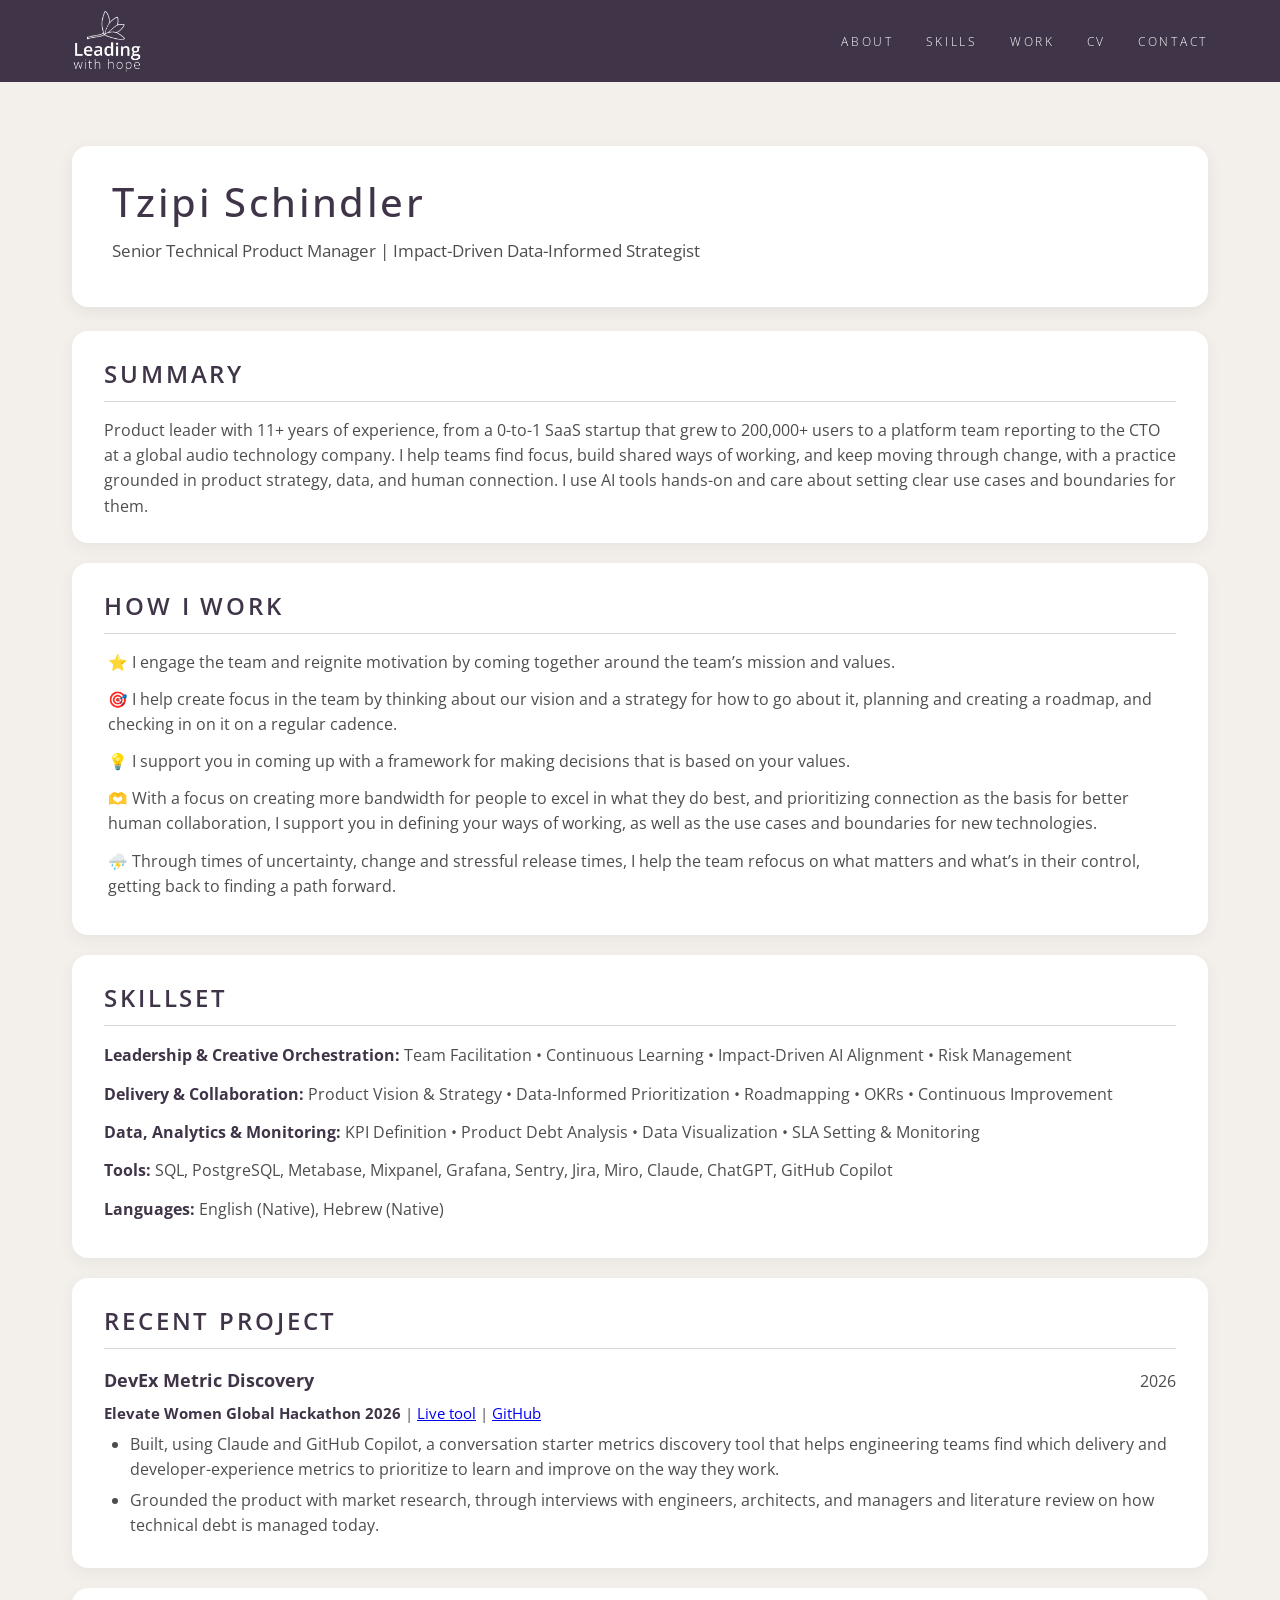
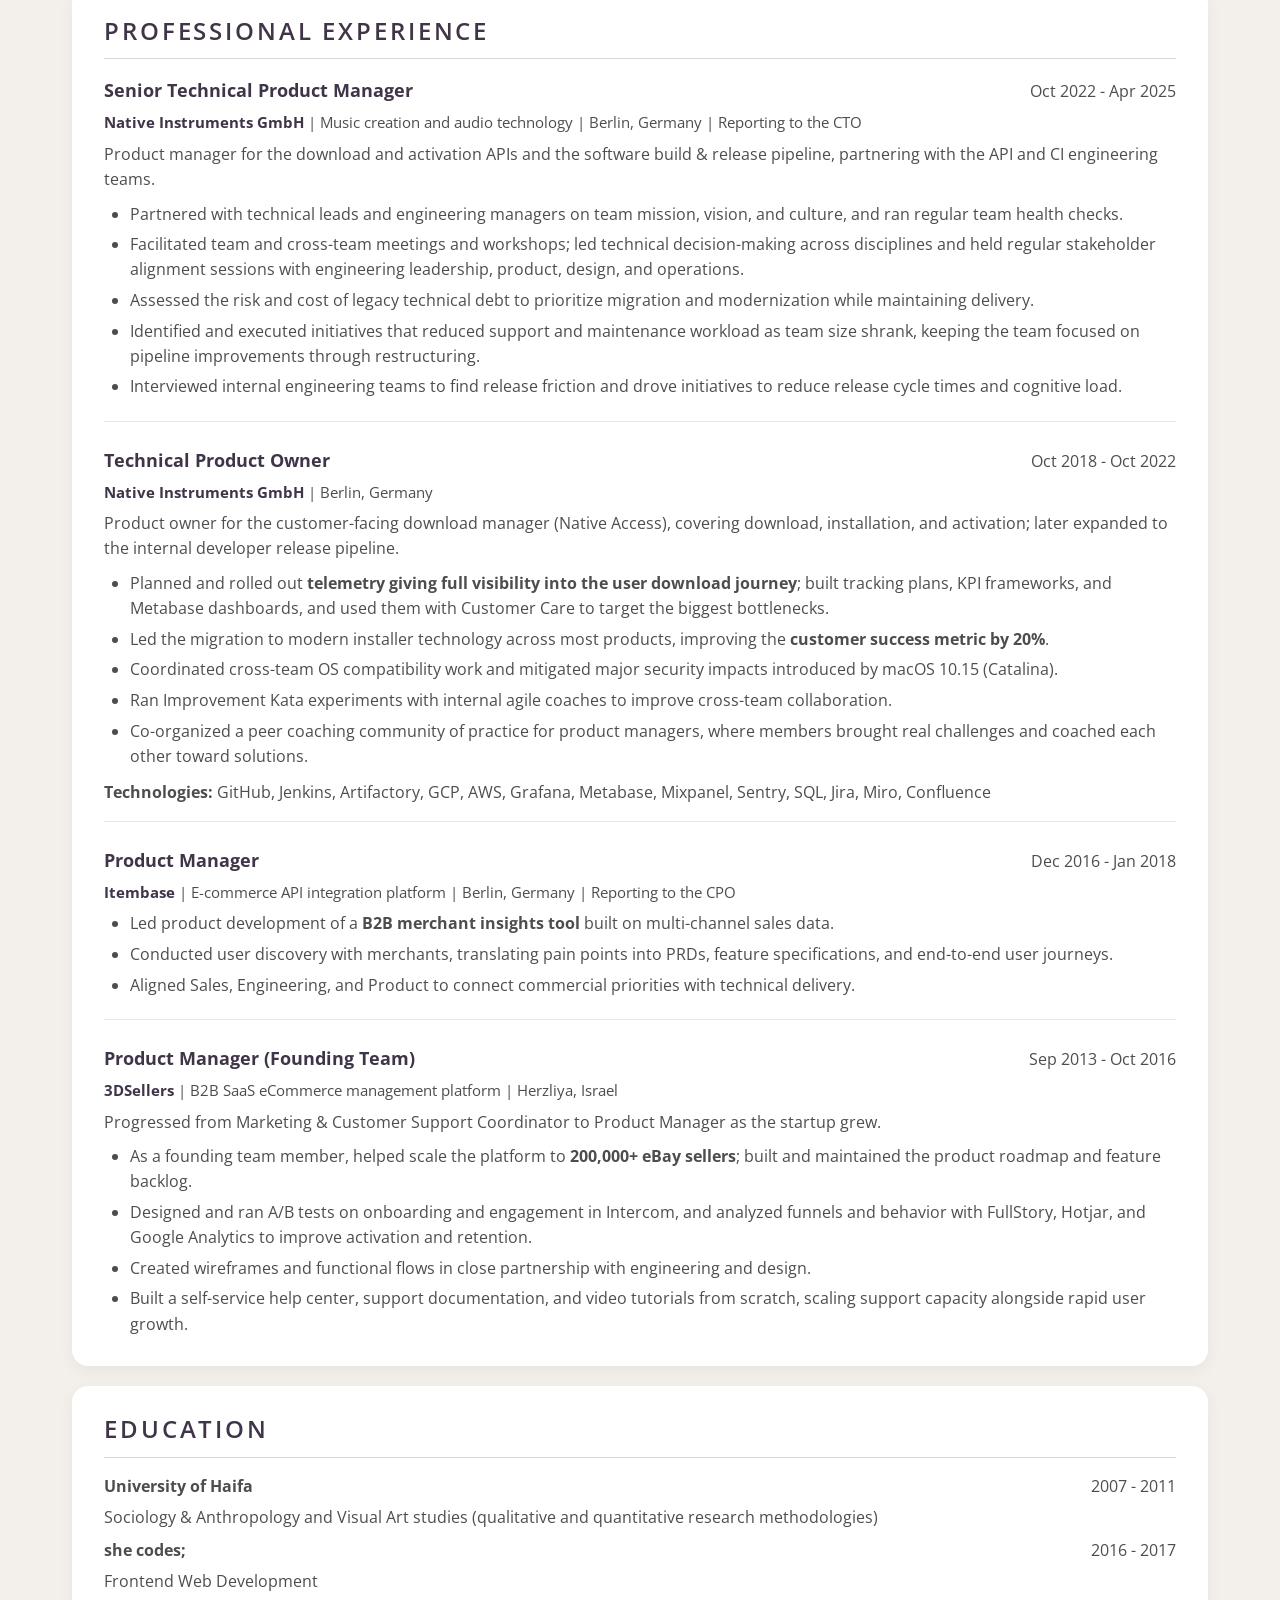
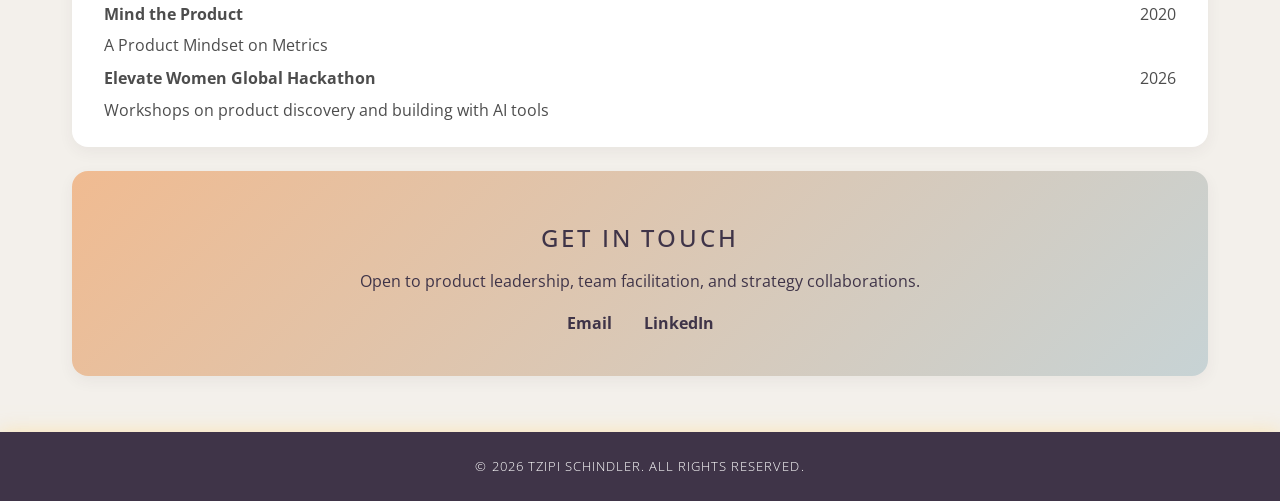
<file: Tzipi_Schindler_CV.html>
<!doctype html>
<html lang="en">
<head>
<meta charset="UTF-8">
<meta name="viewport" content="width=device-width, initial-scale=1">
<title>Tzipi Schindler | Technical Product Manager | Engineering Leader</title>
<link rel="preconnect" href="https://fonts.googleapis.com">
<link rel="preconnect" href="https://fonts.gstatic.com" crossorigin>
<link href="https://fonts.googleapis.com/css2?family=Google+Sans:ital,opsz,wght@0,17..18,400..700;1,17..18,400..700&family=Open+Sans:ital,wght@0,300..800;1,300..800&display=swap" rel="stylesheet">
<link rel="stylesheet" href="styles.css">
<style>
body {
    background: #f3f0eb;
}

.cv-page {
    max-width: 1200px;
    margin: 0 auto;
    padding: 2rem;
}

.cv-intro {
    background: #ffffff;
    border-radius: 16px;
    box-shadow: 0 5px 15px rgba(63, 52, 72, 0.08);
    padding: 2rem 2.5rem;
    margin: 2rem 0 1.5rem;
}

.cv-intro h1 {
    font-family: "Open Sans", sans-serif;
    font-size: 2.5rem;
    line-height: 1.2;
    letter-spacing: 0.15rem;
    color: #3f3448;
    margin-bottom: 0.75rem;
    font-weight: 500;
}

.title-line {
    color: #4d4d4d;
    font-size: 1.05rem;
    margin-bottom: 0.6rem;
}

.cv-contact-line {
    color: #4d4d4d;
    font-size: 0.95rem;
}

.cv-contact-line a {
    color: #3f3448;
    text-decoration: none;
    font-weight: 600;
}

.cv-contact-line a:hover {
    text-decoration: underline;
}

.cv-section {
    background: #fff;
    border-radius: 16px;
    box-shadow: 0 5px 15px rgba(63, 52, 72, 0.06);
    padding: 1.5rem 2rem;
    margin-bottom: 1.25rem;
}

.cv-section h2 {
    font-size: 1.5rem;
    letter-spacing: 0.18rem;
    color: #3f3448;
    text-transform: uppercase;
    font-weight: 600;
    border-bottom: 1px solid rgba(63, 52, 72, 0.2);
    padding-bottom: 0.5rem;
    margin-bottom: 1rem;
    text-align: left;
}

.cv-section p,
.cv-section li,
.cv-section .degree {
    font-size: 0.98rem;
    color: #4d4d4d;
}

.focus {
    list-style: none;
    margin: 0;
    padding: 0;
}

.focus li {
    margin-bottom: 0.75rem;
    padding-left: 0.25rem;
}

.skillgroup {
    margin-bottom: 0.7rem;
    color: #4d4d4d;
    line-height: 1.7;
}

.skillgroup b {
    color: #3f3448;
}

.job {
    margin-bottom: 1.4rem;
    padding-bottom: 1rem;
    border-bottom: 1px solid rgba(63, 52, 72, 0.12);
}

.job:last-child {
    border-bottom: none;
    margin-bottom: 0;
    padding-bottom: 0;
}

.row {
    display: flex;
    justify-content: space-between;
    gap: 1rem;
    flex-wrap: wrap;
    align-items: baseline;
    margin-bottom: 0.35rem;
}

.role {
    font-size: 1.15rem;
    font-weight: 700;
    color: #3f3448;
}

.company {
    color: #4d4d4d;
    font-size: 0.95rem;
    margin-bottom: 0.45rem;
}

.company b {
    color: #3f3448;
}

.note {
    font-size: 0.95rem;
    color: #4d4d4d;
    margin: 0.4rem 0 0.6rem;
}

ul.b {
    margin-left: 1.15rem;
    padding-left: 0.5rem;
}

ul.b li {
    margin-bottom: 0.35rem;
}

.tech {
    margin-top: 0.7rem;
    color: #4d4d4d;
    font-size: 0.92rem;
}

.degree {
    margin-top: 0.25rem;
}

.cv-contact {
    background: linear-gradient(135deg, #f0bb91 0%, #c7d3d5 100%);
    color: #3f3448;
    text-align: center;
    padding: 3rem 2rem 2.5rem;
    margin-top: 1.5rem;
    border-radius: 16px;
    box-shadow: 0 5px 15px rgba(63, 52, 72, 0.06);
}

.cv-contact .container {
    max-width: 1200px;
    margin: 0 auto;
}

.cv-contact h2 {
    color: #3f3448;
    font-size: 1.5rem;
    letter-spacing: 0.18rem;
    text-transform: uppercase;
    text-align: center;
    margin-bottom: 0.75rem;
    border: none;
}

.cv-contact p {
    color: #3f3448;
    margin-bottom: 1rem;
}

.contact-links {
    display: flex;
    justify-content: center;
    gap: 2rem;
    flex-wrap: wrap;
    margin-top: 1rem;
}

.contact-link {
    color: #3f3448;
    text-decoration: none;
    font-weight: 700;
    font-size: 1rem;
}

.contact-link:hover {
    text-decoration: underline;
}

.cv-footer {
    background: #3f3448;
    color: white;
    text-align: center;
    padding: 1.5rem 1rem;
    margin-top: 1.5rem;
    font-size: 0.8rem;
    letter-spacing: 0.08em;
    text-transform: uppercase;
}

@media (max-width: 700px) {
    .cv-page {
        padding: 1rem;
    }

    .cv-intro,
    .cv-section {
        padding: 1.2rem 1rem;
    }

    .cv-intro h1 {
        font-size: 2rem;
        letter-spacing: 0.08rem;
    }

    .row {
        display: block;
    }
}
</style>
</head>
<body>
<header>
    <nav>
        <a class="logo" href="./" aria-label="Tzipi"><img src="images/logo/with-hope.png" alt="Tzipi logo"></a>
        <button class="nav-toggle" type="button" aria-expanded="false" aria-controls="site-navigation" aria-label="Open navigation menu">
            <span aria-hidden="true"></span>
            <span aria-hidden="true"></span>
            <span aria-hidden="true"></span>
        </button>
        <ul id="site-navigation">
            <li><a href="./#projects">ABOUT</a></li>
            <li><a href="./#skills">SKILLS</a></li>
            <li><a href="lets-talk-about-product-debt.html">WORK</a></li>
            <li><a href="Tzipi_Schindler_CV.html" aria-current="page">CV</a></li>
            <li><a href="./#contact">CONTACT</a></li>
        </ul>
    </nav>
</header>

<main class="cv-page">
    <div class="cv-intro">
        <h1>Tzipi Schindler</h1>
        <div class="title-line">Senior Technical Product Manager | Impact-Driven Data-Informed Strategist</div>
    
    </div>

    <section class="cv-section">
        <h2>Summary</h2>
        <p>Product leader with 11+ years of experience, from a 0-to-1 SaaS startup that grew to 200,000+ users to a platform team reporting to the CTO at a global audio technology company. I help teams find focus, build shared ways of working, and keep moving through change, with a practice grounded in product strategy, data, and human connection. I use AI tools hands-on and care about setting clear use cases and boundaries for them.</p>
    </section>

    <section class="cv-section">
        <h2>How I Work</h2>
        <ul class="focus">
            <li>⭐ I engage the team and reignite motivation by coming together around the team’s mission and values.</li>
            <li>🎯 I help create focus in the team by thinking about our vision and a strategy for how to go about it, planning and creating a roadmap, and checking in on it on a regular cadence.</li>
            <li>💡 I support you in coming up with a framework for making decisions that is based on your values.</li>
            <li>🫶 With a focus on creating more bandwidth for people to excel in what they do best, and prioritizing connection as the basis for better human collaboration, I support you in defining your ways of working, as well as the use cases and boundaries for new technologies.</li>
            <li>⛈️ Through times of uncertainty, change and stressful release times, I help the team refocus on what matters and what’s in their control, getting back to finding a path forward.</li>
        </ul>
    </section>

    <section class="cv-section">
        <h2>Skillset</h2>
        <div class="skillgroup"><b>Leadership &amp; Creative Orchestration:</b> Team Facilitation &bull; Continuous Learning &bull; Impact-Driven AI Alignment &bull; Risk Management</div>
        <div class="skillgroup"><b>Delivery &amp; Collaboration:</b> Product Vision &amp; Strategy &bull; Data-Informed Prioritization &bull; Roadmapping &bull; OKRs &bull; Continuous Improvement</div>
        <div class="skillgroup"><b>Data, Analytics &amp; Monitoring:</b> KPI Definition &bull; Product Debt Analysis &bull; Data Visualization &bull; SLA Setting &amp; Monitoring</div>
        <div class="skillgroup"><b>Tools:</b> SQL, PostgreSQL, Metabase, Mixpanel, Grafana, Sentry, Jira, Miro, Claude, ChatGPT, GitHub Copilot</div>
        <div class="skillgroup"><b>Languages:</b> English (Native), Hebrew (Native)</div>
    </section>

    <section class="cv-section">
        <h2>Recent Project</h2>
        <div class="job">
            <div class="row"><span class="role">DevEx Metric Discovery</span><span>2026</span></div>
            <div class="company"><b>Elevate Women Global Hackathon 2026</b> | <a href="https://tzipischindler.github.io/elevate-devex-metric-discovery/kpi-prep.html" target="_blank" rel="noopener">Live tool</a> | <a href="https://github.com/tzipischindler/elevate-devex-metric-discovery" target="_blank" rel="noopener">GitHub</a></div>
            <ul class="b">
                   <li>
                    Built, using Claude and GitHub Copilot, a conversation starter metrics discovery tool that helps engineering teams find
                    which delivery and developer-experience metrics to prioritize to learn and improve on the way they work.
                </li>
                <li>
                    Grounded the product with market research, through interviews with engineers, architects, and managers and literature review on how technical debt is managed today.
                </li>
        
            </ul>
        </div>
    </section>

    <section class="cv-section">
        <h2>Professional Experience</h2>

        <div class="job">
            <div class="row"><span class="role">Senior Technical Product Manager</span><span>Oct 2022 - Apr 2025</span></div>
            <div class="company"><b>Native Instruments GmbH</b> | Music creation and audio technology | Berlin, Germany | Reporting to the CTO</div>
            <p class="note">Product manager for the download and activation APIs and the software build &amp; release pipeline, partnering with the API and CI engineering teams.</p>
            <ul class="b">
                <li>Partnered with technical leads and engineering managers on team mission, vision, and culture, and ran regular team health checks.</li>
                <li>Facilitated team and cross-team meetings and workshops; led technical decision-making across disciplines and held regular stakeholder alignment sessions with engineering leadership, product, design, and operations.</li>
                <li>Assessed the risk and cost of legacy technical debt to prioritize migration and modernization while maintaining delivery.</li>
                <li>Identified and executed initiatives that reduced support and maintenance workload as team size shrank, keeping the team focused on pipeline improvements through restructuring.</li>
                          <li>Interviewed internal engineering teams to find release friction and drove initiatives to reduce release cycle times and cognitive load.</li>
            </ul>
        </div>

        <div class="job">
            <div class="row"><span class="role">Technical Product Owner</span><span>Oct 2018 - Oct 2022</span></div>
            <div class="company"><b>Native Instruments GmbH</b> | Berlin, Germany</div>
            <p class="note">Product owner for the customer-facing download manager (Native Access), covering download, installation, and activation; later expanded to the internal developer release pipeline.</p>
            <ul class="b">
                <li>Planned and rolled out <b>telemetry giving full visibility into the user download journey</b>; built tracking plans, KPI frameworks, and Metabase dashboards, and used them with Customer Care to target the biggest bottlenecks.</li>
                <li>Led the migration to modern installer technology across most products, improving the <b>customer success metric by 20%</b>.</li>
  
                <li>Coordinated cross-team OS compatibility work and mitigated major security impacts introduced by macOS 10.15 (Catalina).</li>
                <li>Ran Improvement Kata experiments with internal agile coaches to improve cross-team collaboration.</li>
                <li>Co-organized a peer coaching community of practice for product managers, where members brought real challenges and coached each other toward solutions.</li>
            </ul>
            <p class="tech"><b>Technologies:</b> GitHub, Jenkins, Artifactory, GCP, AWS, Grafana, Metabase, Mixpanel, Sentry, SQL, Jira, Miro, Confluence</p>
        </div>

        <div class="job">
            <div class="row"><span class="role">Product Manager</span><span>Dec 2016 - Jan 2018</span></div>
            <div class="company"><b>Itembase</b> | E-commerce API integration platform | Berlin, Germany | Reporting to the CPO</div>
            <ul class="b">
                <li>Led product development of a <b>B2B merchant insights tool</b> built on multi-channel sales data.</li>
                <li>Conducted user discovery with merchants, translating pain points into PRDs, feature specifications, and end-to-end user journeys.</li>
                <li>Aligned Sales, Engineering, and Product to connect commercial priorities with technical delivery.</li>
            </ul>
        </div>

        <div class="job">
            <div class="row"><span class="role">Product Manager (Founding Team)</span><span>Sep 2013 - Oct 2016</span></div>
            <div class="company"><b>3DSellers</b> | B2B SaaS eCommerce management platform | Herzliya, Israel</div>
            <p class="note">Progressed from Marketing &amp; Customer Support Coordinator to Product Manager as the startup grew.</p>
            <ul class="b">
                <li>As a founding team member, helped scale the platform to <b>200,000+ eBay sellers</b>; built and maintained the product roadmap and feature backlog.</li>
                <li>Designed and ran A/B tests on onboarding and engagement in Intercom, and analyzed funnels and behavior with FullStory, Hotjar, and Google Analytics to improve activation and retention.</li>
                <li>Created wireframes and functional flows in close partnership with engineering and design.</li>
                <li>Built a self-service help center, support documentation, and video tutorials from scratch, scaling support capacity alongside rapid user growth.</li>
            </ul>
        </div>
    </section>

    <section class="cv-section">
        <h2>Education</h2>
        <div class="row"><b>University of Haifa</b><span>2007 - 2011</span></div>
        <div class="degree">Sociology &amp; Anthropology and Visual Art studies (qualitative and quantitative research methodologies)</div>
        <div class="row" style="margin-top:8px"><b>she codes;</b><span>2016 - 2017</span></div>
        <div class="degree">Frontend Web Development</div>
        <div class="row" style="margin-top:8px"><b>Mind the Product</b><span>2020</span></div>
        <div class="degree">A Product Mindset on Metrics</div>
        <div class="row" style="margin-top: 8px;"><b>Elevate Women Global Hackathon</b><span>2026</span></div>
        <div class="degree">Workshops on product discovery and building with AI tools</div>
    </section>

    <section class="cv-contact" id="contact">
        <div class="container">
            <h2>Get In Touch</h2>
            <p>Open to product leadership, team facilitation, and strategy collaborations.</p>
            <div class="contact-links">
                <a href="mailto:tzipischindler@gmail.com" class="contact-link">Email</a>
                <a href="https://www.linkedin.com/in/tzipi-schindler/" class="contact-link" target="_blank" rel="noopener">LinkedIn</a>
            </div>
        </div>
    </section>
</main>

<footer class="cv-footer">
    <p>&copy; 2026 Tzipi Schindler. All rights reserved.</p>
</footer>
<script src="navigation.js" defer></script>
</body>
</html>
</file>
<file: styles.css>
* {
    margin: 0;
    padding: 0;
    box-sizing: border-box;
}

body {
    font-family: "Open Sans", sans-serif;
    line-height: 1.6;
    color: #4D4D4D;
    overflow-x: hidden;
    background-color: #f3f0eb;
}

/* Use Roboto Serif for headings for a refined, readable look */
h1, h2, h3, h4, h5, h6 {
    font-family: "Open Sans", sans-serif;
}

header {
    background: #3f3448;
    color: white;
    padding: 1rem 0;
    position: sticky;
    top: 0;
    z-index: 100;
	padding:10px;
}

nav {
    display: flex;
    justify-content: space-between;
    align-items: center;
    max-width: 1200px;
    margin: 0 auto;
    padding: 0 2rem;
}

.logo {
    font-size: 1.5rem;
    font-weight: bold;
}

header .logo img { 
    width: 70px;
    height: auto;
    display: block;
    }

nav ul {
    display: flex;
    list-style: none;
    gap: 2rem;
}

.nav-toggle {
    display: none;
}

nav a {
    color: #ffffff;
    text-decoration: none;
    /* transition: opacity 0.3s; */
    font-weight: 300;
    font-size: 12px;
    letter-spacing: 2.7px;
    font-family: 'Open Sans';
}


.hero {
    background: url('images/website-header-2.png');
    background-size: cover;
    background-position: center;
    color: #27214c;
    text-align: center;
    min-height: 50vh;
    display: flex;
    flex-direction: column;
    justify-content: center;
    align-items: center;
}

.hero h1 {
    margin-bottom: 20px;
    font-size: 2.7rem;
    font-weight: 500;
    letter-spacing: 0.75rem
}

.projects h2 {
    font-size: 2rem;
}

.scorer-header h1 {
    font-family: 'Open Sans';
    font-size: 2.5rem;
    
    margin-bottom: 1rem;
    /* animation: slideUp 0.8s ease; */
    color: #3f3448;
    letter-spacing: 0.25rem;
}

.hero p {
    font-size: 1.3rem;
    margin-bottom: 2rem;
    opacity: 0.9;
}

.hero h2 {
    font-size: 1.5rem;
    text-align: center;
    color: #27214c;
    font-weight: 400;
    letter-spacing: 0.15rem;
    margin-bottom: 18px;
}

h3 {
    font-weight: 400;
    color: #3f3448;
    letter-spacing: 0.25rem;
}

.cta-button {
display: inline-block;
    width: max-content;
    background: #3f3448;
    color: #f5d2ac;
    padding: 0.7rem 1.9rem;
    border-radius: 16px;
    text-decoration: none;
    font-weight: 300;
    /* transition: transform 0.3s, box-shadow 0.3s; */
    /* font-size: medium; */
    font-family: 'Open Sans';
}

.hero .cta-button {
    display: inline-block;
    width: max-content;
    background: linear-gradient(135deg, #d0d6d47a 0%, #ffde5966 100%);
    color: #fff7ad;
    padding: 0.7rem 2.8rem;
    border-radius: 36px;
    text-decoration: none;
    font-weight: 500;
    font-size: 1.1rem;
    font-family: 'Open Sans';
    box-shadow: 0 0 18px rgba(255, 222, 150, 0.65);
    transition: box-shadow 0.25s ease, transform 0.25s ease;
    margin-top: 15px;
    border: 2px solid #fff7ad;
}

.cta-button:hover {
    transform: translateY(-3px);
    box-shadow: 0 10px 25px rgba(0,0,0,0.2);
}



.hero .cta-button:hover,
.hero .cta-button:focus-visible {
    box-shadow: 0 0 28px rgba(255, 222, 150, 0.9);
}

.container {
    max-width: 1200px;
    margin: 0 auto;
    padding: 0 2rem;
}

section {
    padding: 1rem 0;
}

h2 {
    font-size: 2.5rem;
    text-align: center;
    color: #3f3448;
    font-weight: 500;
    letter-spacing: 0.25rem;
}


/* How to style inner page */
#inner-page {
	min-height: 50vh;
}


.question-row p {
	margin-top:8px;
}

.question-row {
	max-width: 1200px;
    margin: 0 auto;
    padding: 1rem;
}

/* How to style a Q&A */

.qa h3{
	letter-spacing: 0.15rem;
    font-size: 2rem;
    font-weight: 400;
}

.question-row .article-section ol{
	margin:20px;
}

.article-content .article-section ol{
    margin:20px;
}

.article-content .article-section li{
    font-size: 1.0rem;
    padding: 0.2rem;
}


/* How to style a project grid */

.projects, .blog {
    background: #f8f9fa;
}

.projects-grid,
 .blog-grid{
    display: grid;
    grid-template-columns: repeat(auto-fit, minmax(300px, 1fr));
    gap: 2rem;
    margin: 2rem 0;
}

.project-card, 
.blog-post{
    background: white;
    border-radius: 10px;
    overflow: hidden;
    box-shadow: 0 5px 15px rgba(0,0,0,0.1);
    transition: transform 0.3s, box-shadow 0.3s;
}

.project-card:hover,
.blog-post:hover {
    transform: translateY(-10px);
    box-shadow: 0 15px 30px rgba(0,0,0,0.2);
}

.project-image, .post-image {
    width: 100%;
    height: 200px;
    display: flex;
    align-items: center;
    justify-content: center;
    color: white;
    font-size: 3rem;
}

.project-image img, .post-image img {
    width: 100%;
    height: 100%;
    object-fit: cover;
}

.project-content, .post-content {
    padding: 1.5rem;
}

.project-content > a, .post-content > a {
    text-decoration: none;
}

.project-content h3, .post-content h3 {
    margin-bottom: 0.5rem;
    color: #c7967d;
    font-weight: 700;
    letter-spacing: 0.25rem;
}

.project-content p {
    color: #666;
    margin-bottom: 1rem;
}

.project-link {
    display: inline-flex;
    align-items: center;
    gap: 0.4rem;
    color: #c7967d;
    text-decoration: none;
    font-weight: bold;
}

.project-link-arrow {
    width: 1rem;
    height: 1rem;
    transition: transform 0.2s ease;
}

.project-link:hover .project-link-arrow,
.project-link:focus-visible .project-link-arrow {
    transform: translateX(3px);
}

.project-link:hover {
    text-decoration: underline;
}

.projects h3 {text-align: center;}

 .values  {
    background: white;

} 

.project-content h3 {
    text-align: left;
}

.values-grid {
    display: grid;
    grid-template-columns: repeat(auto-fit, minmax(220px, 1fr));
    gap: 2rem;
    margin: 2rem 0;
}

.value-card {
    background: #f3f0eb;
    border-radius: 10px;
    overflow: hidden;
    box-shadow: 0 5px 15px rgba(0,0,0,0.1);
    transition: transform 0.3s, box-shadow 0.3s;
    text-align: center;
}

.value-card:hover {
    transform: translateY(-10px);
    box-shadow: 0 15px 30px rgba(0,0,0,0.2);
}

.value-image {
    width: 100%;
    height: 150px;
    background: linear-gradient(135deg, #667eea 0%, #764ba2 100%);
    display: flex;
    align-items: center;
    justify-content: center;
    color: white;
    font-size: 3rem;
}

.value-content {
    padding: 2rem;
}

.value-content h3 {
    margin-bottom: 0.5rem;
    color: #c7967d;
    font-weight: 700;
    letter-spacing: 0.25rem;
}

.value-content p {
    color: #666;
}

.skills {
    background: white;
}

.skills-grid {
    display: grid;
    grid-template-columns: repeat(auto-fit, minmax(250px, 1fr));
    gap: 2rem;
    margin: 2rem 0;
}

.skill-category {
    background: #f3f0eb;
    padding: 2rem;
    border-radius: 10px;
}

.skill-category h3 {
    color: #41377d;
    margin-bottom: 1rem;
    font-weight: 700;
    letter-spacing: 0.25rem;
}

.skill-list {
    display: flex;
    flex-wrap: wrap;
    gap: 0.5rem;
}

.skill-tag {
background: #ffffff;
    padding: 0.5rem 1rem;
    border-radius: 16px;
    /* border: 1px solid #41377d; */
    color: #41377d;
    font-size: 0.9rem;
}

.contact {
    background: linear-gradient(135deg, #f0bb91 0%, #c7d3d5 100%);
    color: #3f3448;
    text-align: center;
    padding: 4rem 2rem;
}

.contact h2 {
    color: #3f3448;
}

.contact-links {
    display: flex;
    justify-content: center;
    gap: 2rem;
    margin-top: 2rem;
    flex-wrap: wrap;
}

.contact-link {
    color: #3f3448;
    text-decoration: none;
    font-size: 1rem;
    transition: opacity 0.3s;
}

.contact-link:hover {
    opacity: 0.8;
}

footer {
    background: #3f3448;
    color: #fffcddc7;
    text-align: center;
    padding: 2rem;
    font-weight: 300;
    font-size: 12px;
    box-shadow: 0 0 18px rgba(255, 222, 150, 0.65);
    transition: box-shadow 0.25s ease, transform 0.25s ease;
}

@keyframes slideUp {
    from {
        opacity: 0;
        transform: translateY(30px);
    }
    to {
        opacity: 1;
        transform: translateY(0);
    }
}

@media (max-width: 768px) {
    .hero h1 {
        font-size: 2rem;
    }

    nav {
        padding: 0 1rem;
    }

    nav ul {
        gap: 1rem;
    }

    h2 {
        font-size: 2rem;
    }
}

@media (max-width: 600px) {
    header {
        position: sticky;
    }

    nav {
        position: relative;
        padding: 0 1rem;
    }

    .nav-toggle {
        display: flex;
        flex-direction: column;
        justify-content: center;
        gap: 5px;
        width: 44px;
        height: 44px;
        padding: 10px;
        border: 1px solid rgba(255, 255, 255, 0.55);
        border-radius: 6px;
        background: transparent;
        cursor: pointer;
    }

    .nav-toggle span {
        display: block;
        width: 22px;
        height: 2px;
        border-radius: 2px;
        background: #fff;
    }

    .nav-toggle:focus-visible {
        outline: 2px solid #fff;
        outline-offset: 3px;
    }

    nav ul,
    nav ul[hidden] {
        position: absolute;
        top: calc(100% + 10px);
        right: 1rem;
        z-index: 101;
        display: none;
        flex-direction: column;
        align-items: stretch;
        gap: 0;
        min-width: 180px;
        padding: 0.5rem 0;
        border-radius: 8px;
        background: #3f3448;
        box-shadow: 0 8px 20px rgba(0, 0, 0, 0.2);
    }

    nav ul.is-open {
        display: flex;
    }

    nav ul a {
        display: block;
        padding: 0.75rem 1rem;
    }
}


.question-row iframe {
    display: block;
    width: 100%;
    aspect-ratio: 16 / 9;
    height: auto;
    border: 0;
    margin: 0.75rem 0rem;
}

.article-section iframe {
    display: block;
    width: 100%;
    aspect-ratio: 16 / 9;
    height: auto;
    border: 0;
    margin: 0.75rem 0rem;
}

.article-hero {
    padding: 4rem 2rem 3rem;
    background: #f8f9fa;
    text-align: center;
}

.article-hero h1 {
    max-width: 780px;
    margin: 0 auto 1rem;
    color: #3f3448;
    font-size: 2.5rem;
    font-weight: 500;
    line-height: 1.2;
}

.article-kicker {
    margin-bottom: 0.75rem;
    color: #9b654b;
    font-size: 0.8rem;
    font-weight: 700;
    letter-spacing: 0.08em;
    text-transform: uppercase;
}

.article-deck {
    max-width: 700px;
    margin: 0 auto;
    color: #5b5560;
    font-size: 1.15rem;
}

.article-content {
    max-width: 820px;
    margin: 0 auto;
    padding: 2rem;
    color: #4d4d4d;
    font-size: 1.05rem;
}

.article-content > p,
.article-section p,
.tool-callout p {
    margin-bottom: 1rem;
}

.article-content ul {
    margin-left: 1rem;
}

.article-section {
    padding: 1.5rem 0;
    border-bottom: 1px solid #ded9d4;
}

.vision-quote {
    position: relative;
    margin: 1.5rem 0 1rem;
    padding: 1.25rem 1.5rem;
    border-left: 4px solid #c7967d;
    background: #f8f9fa;
    color: #3f3448;
}

.article-section ul ol{
    margin-left: 0.85rem;
    padding-bottom: 16px;
}

.vision-quote::before {
    display: block;
    margin-bottom: 0.25rem;
    color: #9b654b;
    content: "\201C";
    font-family: Georgia, serif;
    font-size: 2.5rem;
    line-height: 1;
}

.vision-quote p {
    margin: 0;
    font-size: 1.2rem;
    font-style: italic;
    line-height: 1.6;
}

.article-content .article-section h2,
.tool-callout h2 {
    margin-bottom: 0.75rem;
    color: #3f3448;
    font-size: 1.5rem;
    font-weight: 600;
    letter-spacing: 0;
    text-align: left;
}

.article-content .article-section h3 {
    margin: 1.25rem 0 0.75rem;
    padding-left: 0.75rem;
    border-left: 3px solid #c7967d;
    font-size: 1.15rem;
    font-weight: 600;
    letter-spacing: 0.08em;
}

.tool-callout {
    display: flex;
    align-items: center;
    justify-content: space-between;
    gap: 2rem;
    margin: 2rem 0;
    padding: 1.5rem;
    border-left: 4px solid #c7967d;
    background: #f3f0eb;
}

.tool-callout .article-kicker {
    margin-bottom: 0.35rem;
}

.tool-callout h2 {
    margin-bottom: 0.5rem;
}

.tool-callout p:last-child {
    margin-bottom: 0;
}

.tool-actions {
    display: flex;
    flex: 0 0 auto;
    flex-direction: column;
    align-items: flex-start;
    gap: 0.8rem;
}

.tool-link {
    display: inline-block;
    padding: 0.7rem 1rem;
    border-radius: 6px;
    background: #3f3448;
    color: #fff;
    text-decoration: none;
}

.tool-link:hover,
.tool-link:focus-visible {
    background: #594967;
}

.tool-text-link,
.article-back a {
    color: #6f4938;
    font-weight: 600;
}

.article-reflection {
    border-bottom: 0;
}

.article-back {
    margin: 1.5rem 0;
}

@media (max-width: 768px) {
    .article-hero {
        padding: 3rem 1.25rem 2rem;
    }

    .article-hero h1 {
        font-size: 2rem;
    }

    .article-content {
        padding: 1.5rem 1.25rem;
    }

    .tool-callout {
        align-items: flex-start;
        flex-direction: column;
        gap: 1rem;
    }
}

@media (prefers-color-scheme: dark) {
    body {
        color: #e7e1e9;
        background-color: #3f3448;
    }

    header,
    footer {
        background: #27212c;
    }

    nav a {
        color: #f5f0f7;
    }

    .hero {
        background-image: linear-gradient(rgba(23, 21, 26, 0.48), rgba(23, 21, 26, 0.48)), url('images/website-header-2.png');
        color: #f4eff5;
    }

    .hero h1,
    h2 {
        color: #f1eaf3;
    }

    h3 {
        color: #f1eaf3;
    }

    .cta-button {
        background: #c7967d;
        color: #251f28;
    }

    .projects {
        background: #201d22;
    }

    .project-card {
        background: #2b272f;
    }

    .project-content h3,
    .project-link,
    .value-content h3 {
        color: #e2a98b;
    }

    .project-content p,
    .value-content p {
        color: #d2cbd4;
    }

    .values,
    .skills {
        background: #17151a;
    }

    .value-card,
    .skill-category {
        background: #29252d;
    }

    .skill-category h3 {
        color: #e2c49a;
    }

    .skill-tag {
        background: #3b3540;
        color: #f2eaf5;
    }

    .contact {
        background: linear-gradient(135deg, #3b303b 0%, #263737 100%);
        color: #f3edf1;
    }

    .contact h2 {
        color: #f3edf1;
    }

    .contact-link {
        color: #f0c3a8;
    }

    .article-hero {
        background: #201d22;
    }

    .article-hero h1,
    .article-content .article-section h2,
    .tool-callout h2 {
        color: #f1eaf3;
    }

    .article-deck,
    .article-content {
        color: #d2cbd4;
    }

    .article-section {
        border-color: #4b444f;
    }

    .tool-callout {
        background: #29252d;
    }

    .tool-text-link,
    .article-back a {
        color: #e2a98b;
    }
}


/* Inner page styles will go here */
.scorer-page {
    width: 80%;
    max-width: 1200px;
    margin: 0 auto;
    padding: 32px 16px;
}

.scorer-header {
    position: relative;
    background: linear-gradient(135deg, #f0bb91 0%, #c7d3d5 100%);
    color: #3f3448;
    padding: 2rem;
    text-align: center;
    border-radius: 10px;
    overflow: hidden;
    box-shadow: 0 5px 15px rgba(0, 0, 0, 0.1);
    transition: transform 0.3s, box-shadow 0.3s;
    margin: 0px 0px 20px 0px;
}

.scorer-back-link {
    display: inline-block;
    color: #3f3448;
    margin-bottom: 1rem;
}

.criterion-label {
    position: relative;
    display: inline-block;
}

.criterion-tooltip {
    position: absolute;
    bottom: calc(100% + 6px);
    left: 0;
    z-index: 10;
    padding: 4px 8px;
    border-radius: 4px;
    background: #3f3448;
    color: #fff;
    font-size: 11px;
    font-weight: 400;
    line-height: 1.3;
    white-space: nowrap;
    box-shadow: 0 2px 8px rgba(0, 0, 0, 0.18);
}

.weight-panel {
    margin-bottom: 24px;
    padding: 14px 16px;
    border-radius: 10px;
    background: white;
    border-radius: 10px;
    overflow: hidden;
    box-shadow: 0 5px 15px rgba(0, 0, 0, 0.1);
    transition: transform 0.3s, box-shadow 0.3s;
}

.scoreboard {
    margin-bottom: 24px;
    padding: 14px 16px;
    border-radius: 10px;
    background: white;
    border-radius: 10px;
    overflow: hidden;
    box-shadow: 0 5px 15px rgba(0, 0, 0, 0.1);
    transition: transform 0.3s, box-shadow 0.3s;
}

.scoreboard-title {
    margin-bottom: 10px;
    color: #c7967d;
    font-size: 1.17em;
    font-weight: 700;
    letter-spacing: 0.08em;
    text-transform: uppercase;
}

.weight-section-title {
    margin: 0 0 10px;
    color: #c7967d;
    font-size: 1.17em;
    font-weight: 700;
    letter-spacing: 0.08em;
    text-align: left;
    text-transform: uppercase;
}

.weight-grid {
    display: grid;
    gap: 10px;
}

.team-values-grid {
    grid-template-columns: repeat(4, minmax(0, 1fr));
}

.additional-weights-grid {
    grid-template-columns: repeat(2, minmax(0, 1fr));
    margin-top: 14px;
    padding-top: 14px;
    border-top: 1px solid #e5ddd0;
}

.weight-label {
    color: black;
    font-size: 0.9em;
}

.weight-input {
    display: block;
    width: 100%;
    box-sizing: border-box;
    margin-top: 4px;
    padding: 6px 7px;
    background: #ffffff;
    color: #3f3448;
    font-family: inherit;
    width: 100%;
    font-size: 13px;
    border: 1px solid #c7967d;
    border-radius: 12px;
    padding: 8px 10px;
    line-height: 1.5;
    resize: vertical;
}

.top-idea-badge{
    position: absolute;
    top: -11px;
    left: 20px;
    background: #3f3448;
    color: #fdfcfa;
    font-Size: 11px;
    font-Weight: 600;
    padding: 3px 10px;
    border-Radius: 20px;
    letter-Spacing: 0.02em;
    }

    .idea-card {
    margin-bottom: 24px;
    padding: 14px 16px;
    position: relative;
    border-radius: 10px;
    background: white;
    border-radius: 10px;
    box-shadow: 0 5px 15px rgba(0, 0, 0, 0.1);
    transition: transform 0.3s, box-shadow 0.3s;
    }

.idea-title {
    flex: 1;
    padding: 0;
    font-size: 1.17em;
    font-weight: 500;
    color: #3f3448;
    margin-bottom: 1rem;
    font-family: "Open Sans", sans-serif;
    border: none;
    background: transparent;
    outline: none;
}

.idea-note-textarea {
    width: 100%;
    font-size: 13px;
    color: #5a5346;
    border: none;
    background: transparent;
    outline: none;
    resize: none;
    overflow: hidden;
    font-family: inherit;
    padding: 0;
    line-height: 1.5;
}

.idea-note-label {
    display: block;
    margin-bottom: 4px;
    color: #c7967d;
    font-size: 11px;
    font-weight: 700;
    letter-spacing: 0.08em;
    text-transform: uppercase;
}

.effort-scale {
    min-width: 0;
    margin: 0;
    padding: 0;
    border: 0;
}

.effort-scale legend {
    margin-bottom: 8px;
    color: #2b2b26;
    font-size: 14px;
    font-weight: 600;
}

.effort-options {
    display: grid;
    grid-template-columns: repeat(5, minmax(0, 1fr));
    gap: 6px;
}

.effort-option {
    display: flex;
    min-height: 42px;
    min-width: 0;
    flex-direction: column;
    align-items: center;
    justify-content: center;
    padding: 9px 4px;
    border: 1px solid #d8cdbb;
    border-radius: 5px;
    background: #fffefa;
    color: #6b6256;
    font: 600 10px/1.2 "Open Sans", sans-serif;
    cursor: pointer;
}

.effort-option small {
    margin-top: 3px;
    font-size: 10px;
    font-weight: 400;
}

.effort-option:hover {
    border-color: #c7967d;
}

.effort-option.is-selected {
    border-color: #c7967d;
    background: #c7967d;
    color: #fff;
}

.effort-option:focus-visible {
    outline: 2px solid #3f3448;
    outline-offset: 2px;
}

@media (max-width: 768px) {
    .scorer-page {
        width: 100%;
        padding: 24px 16px;
    }
}

@media (max-width: 1000px) {
    .team-values-grid {
        grid-template-columns: repeat(2, minmax(0, 1fr));
    }
}

@media (max-width: 499px) {
    .team-values-grid,
    .additional-weights-grid {
        grid-template-columns: 1fr;
    }
}
</file>
